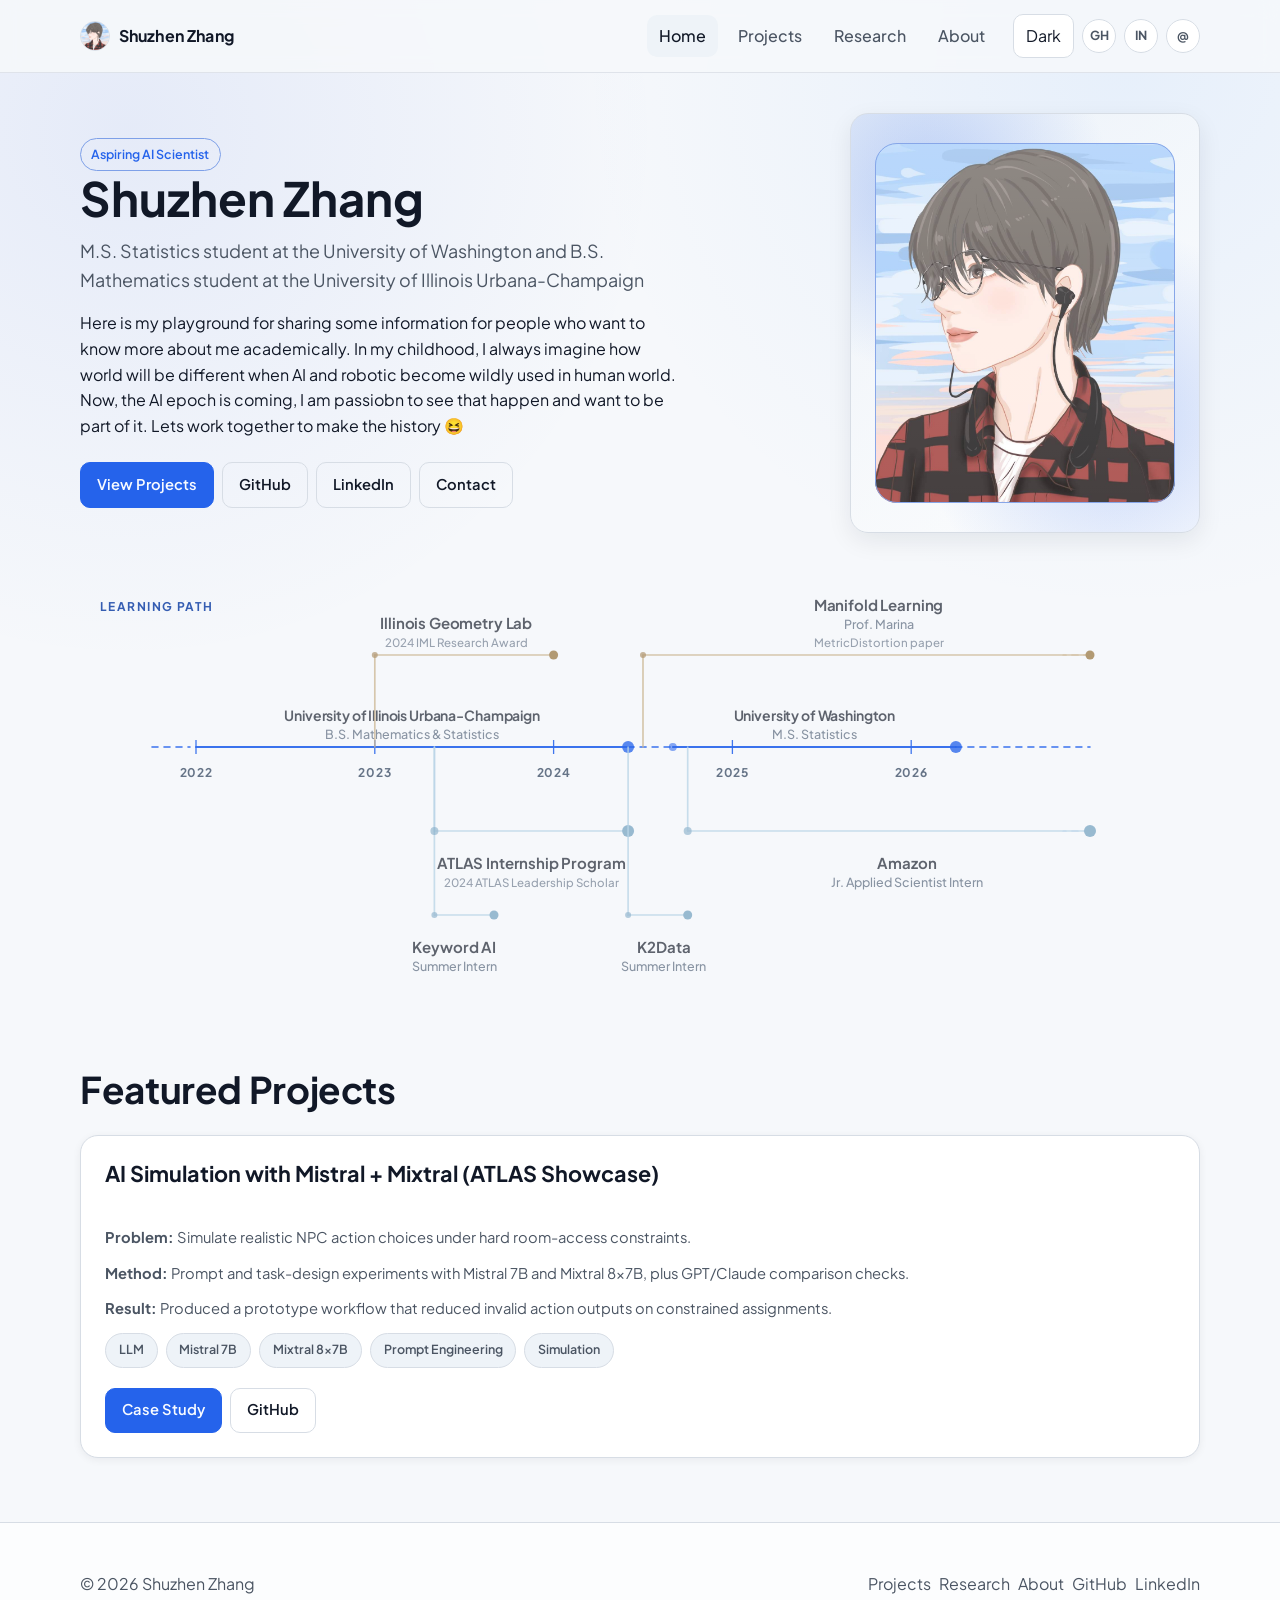
<file: index.html>
<!DOCTYPE html>
<html lang="en">
  <head>
    <meta charset="UTF-8" />
    <meta name="viewport" content="width=device-width, initial-scale=1.0" />
    <title>Home | ML / Applied Scientist Portfolio</title>
    <meta
      name="description"
      content="Portfolio of an M.S. Statistics student focused on practical machine learning, embeddings, and statistical modeling."
    />
    <meta name="theme-color" content="#f6f8fb" />
    <link rel="shortcut icon" href="favicon.ico?v=20260301c" />
    <link rel="icon" href="site-icon-32.png?v=20260301c" sizes="32x32" type="image/png" />
    <link rel="icon" href="site-icon-192.png?v=20260301c" sizes="192x192" type="image/png" />
    <link rel="apple-touch-icon" href="apple-touch-icon-180.png?v=20260301c" sizes="180x180" />
    <link rel="preconnect" href="https://fonts.googleapis.com" />
    <link rel="preconnect" href="https://fonts.gstatic.com" crossorigin />
    <link
      href="https://fonts.googleapis.com/css2?family=Plus+Jakarta+Sans:wght@400;500;600;700;800&display=swap"
      rel="stylesheet"
    />
    <link rel="stylesheet" href="styles.css" />
  </head>
  <body>
    <a class="skip-link" href="#main">Skip to content</a>
    <header class="site-header">
      <div class="container nav-wrap">
        <a class="brand" href="index.html"><img class="brand-avatar" src="assets/shared/images/profile-icon.jpg" alt="Shuzhen Zhang icon" width="30" height="30" decoding="async" />Shuzhen Zhang</a>
        <button class="nav-toggle" data-nav-toggle aria-expanded="false" aria-controls="site-nav">Menu</button>
        <nav id="site-nav" class="nav-menu" data-nav-menu>
          <div class="nav-links">
            <a class="nav-link active" href="index.html">Home</a>
            <a class="nav-link" href="projects/index.html">Projects</a>
            <a class="nav-link" href="research.html">Research</a>
            <a class="nav-link" href="about.html">About</a>
          </div>
          <div class="nav-actions">
            <button class="theme-btn" type="button" data-theme-toggle aria-label="Switch to dark mode">Dark</button>
            <div class="icon-links" aria-label="Social links">
              <a class="icon-link" href="https://github.com/muhualiushui" aria-label="GitHub">GH</a>
              <a class="icon-link" href="https://www.linkedin.com/in/shuzhen-zhang-ab4744265" aria-label="LinkedIn">IN</a>
              <a class="icon-link" href="about.html#contact" aria-label="Contact">@</a>
            </div>
          </div>
        </nav>
      </div>
    </header>

    <main id="main" class="main">
      <div class="container">
        <section class="hero section fade-in">
          <div>
            <span class="badge">Aspiring AI Scientist</span>
            <h1>Shuzhen Zhang</h1>
            <p class="hero-titleline">
              M.S. Statistics student at the University of Washington and B.S. Mathematics student at the University of Illinois Urbana-Champaign
            </p>
            <p class="hero-value">
              Here is my playground for sharing some information for people who want to know more about me academically. 
              In my childhood, I always imagine how world will be different when AI and robotic become wildly used in human world. 
              Now, the AI epoch is coming, I am passiobn to see that happen and want to be part of it. 
              Lets work together to make the history 😆
            </p>
            <div class="btn-row">
              <a class="btn btn-primary" href="projects/index.html">View Projects</a>
              <a class="btn btn-ghost" href="https://github.com/muhualiushui">GitHub</a>
              <a class="btn btn-ghost" href="https://www.linkedin.com/in/shuzhen-zhang-ab4744265">LinkedIn</a>
              <a class="btn btn-ghost" href="about.html#contact">Contact</a>
            </div>
          </div>
          <div class="hero-visual">
            <div class="abstract-graphic" role="img" aria-label="Portrait of Shuzhen Zhang in decorative frame">
              <img
                class="abstract-image"
                src="assets/shared/images/profile-icon.jpg"
                alt="Portrait of Shuzhen Zhang"
                width="1280"
                height="1280"
                fetchpriority="high"
                decoding="async"
              />
            </div>
          </div>
        </section>

        <section class="section journey fade-in" aria-label="Journey timeline">
          <div class="journey-shell" data-journey-timeline="homepage">
            <noscript>
              <p class="journey-noscript">
                Enable JavaScript to view the interactive journey timeline.
              </p>
            </noscript>
          </div>
        </section>

        <section class="section fade-in" aria-labelledby="featured-projects">
          <h2 id="featured-projects" class="section-title">Featured Projects</h2>
          <div class="grid mt-6">
            <article class="card project-card">
              <h3>AI Simulation with Mistral + Mixtral (ATLAS Showcase)</h3>
              <p class="project-line"><strong>Problem:</strong> Simulate realistic NPC action choices under hard room-access constraints.</p>
              <p class="project-line"><strong>Method:</strong> Prompt and task-design experiments with Mistral 7B and Mixtral 8x7B, plus GPT/Claude comparison checks.</p>
              <p class="project-line"><strong>Result:</strong> Produced a prototype workflow that reduced invalid action outputs on constrained assignments.</p>
              <div class="chips">
                <span class="tag">LLM</span><span class="tag">Mistral 7B</span><span class="tag">Mixtral 8x7B</span>
                <span class="tag">Prompt Engineering</span><span class="tag">Simulation</span>
              </div>
              <div class="project-actions">
                <a class="btn btn-primary" href="projects/atlas-agent-simulation/index.html">Case Study</a>
                <a class="btn btn-secondary" href="https://github.com/muhualiushui/AI_Simulation_Mixtral">GitHub</a>
              </div>
            </article>
          </div>
        </section>

      </div>
    </main>

    <footer class="footer">
      <div class="container footer-wrap">
        <p>© <span data-current-year>2026</span> Shuzhen Zhang</p>
        <div class="btn-row">
          <a href="projects/index.html">Projects</a>
          <a href="research.html">Research</a>
          <a href="about.html">About</a>
          <a href="https://github.com/muhualiushui">GitHub</a>
          <a href="https://www.linkedin.com/in/shuzhen-zhang-ab4744265">LinkedIn</a>
        </div>
      </div>
    </footer>

    <script src="script.js"></script>
  </body>
</html>
</file>
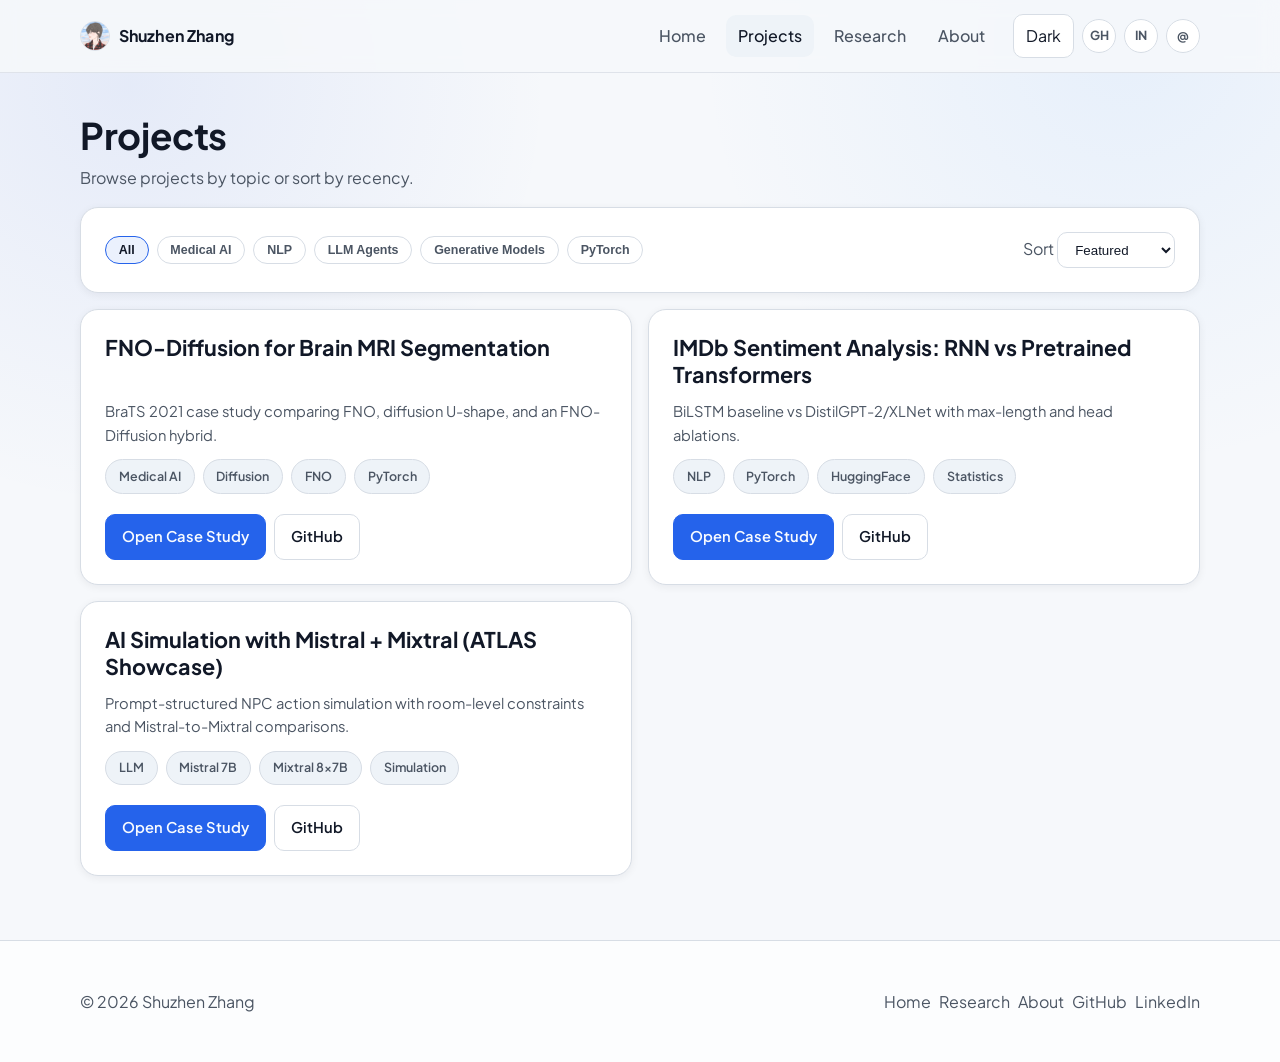
<file: projects/index.html>
<!DOCTYPE html>
<html lang="en" data-site-root="../">
  <head>
    <meta charset="UTF-8" />
    <meta name="viewport" content="width=device-width, initial-scale=1.0" />
    <title>Projects | ML / Applied Scientist Portfolio</title>
    <meta name="description" content="Projects in NLP, embeddings, statistics, visualization, and applied ML." />
    <meta name="theme-color" content="#f6f8fb" />
    <link rel="shortcut icon" href="../favicon.ico?v=20260301c" />
    <link rel="icon" href="../site-icon-32.png?v=20260301c" sizes="32x32" type="image/png" />
    <link rel="icon" href="../site-icon-192.png?v=20260301c" sizes="192x192" type="image/png" />
    <link rel="apple-touch-icon" href="../apple-touch-icon-180.png?v=20260301c" sizes="180x180" />
    <link rel="preconnect" href="https://fonts.googleapis.com" />
    <link rel="preconnect" href="https://fonts.gstatic.com" crossorigin />
    <link href="https://fonts.googleapis.com/css2?family=Plus+Jakarta+Sans:wght@400;500;600;700;800&display=swap" rel="stylesheet" />
    <link rel="stylesheet" href="../styles.css" />
  </head>
  <body>
    <a class="skip-link" href="#main">Skip to content</a>
    <header class="site-header">
      <div class="container nav-wrap">
        <a class="brand" href="../index.html"><img class="brand-avatar" src="../assets/shared/images/profile-icon.jpg" alt="Shuzhen Zhang icon" width="30" height="30" decoding="async" />Shuzhen Zhang</a>
        <button class="nav-toggle" data-nav-toggle aria-expanded="false" aria-controls="site-nav">Menu</button>
        <nav id="site-nav" class="nav-menu" data-nav-menu>
          <div class="nav-links">
            <a class="nav-link" href="../index.html">Home</a>
            <a class="nav-link active" href="./index.html">Projects</a>
            <a class="nav-link" href="../research.html">Research</a>
            <a class="nav-link" href="../about.html">About</a>
          </div>
          <div class="nav-actions">
            <button class="theme-btn" type="button" data-theme-toggle aria-label="Switch to dark mode">Dark</button>
            <div class="icon-links">
              <a class="icon-link" href="https://github.com/muhualiushui" aria-label="GitHub">GH</a>
              <a class="icon-link" href="https://www.linkedin.com/in/shuzhen-zhang-ab4744265" aria-label="LinkedIn">IN</a>
              <a class="icon-link" href="../about.html#contact" aria-label="Contact">@</a>
            </div>
          </div>
        </nav>
      </div>
    </header>

    <main id="main" class="main">
      <div class="container">
        <section class="section fade-in">
          <h1 class="section-title">Projects</h1>
          <p class="section-subtitle">Browse projects by topic or sort by recency.</p>

          <div class="filter-bar card mt-4">
            <div class="chips">
              <button class="chip-btn active" data-filter="all">All</button>
              <button class="chip-btn" data-filter="medical-ai">Medical AI</button>
              <button class="chip-btn" data-filter="nlp">NLP</button>
              <button class="chip-btn" data-filter="llm-agents">LLM Agents</button>
              <button class="chip-btn" data-filter="generative-models">Generative Models</button>
              <button class="chip-btn" data-filter="pytorch">PyTorch</button>
            </div>
            <label>
              <span class="kv">Sort</span>
              <select class="select" data-sort>
                <option value="featured">Featured</option>
                <option value="recent">Most recent</option>
              </select>
            </label>
          </div>

          <div class="projects-grid mt-4">
            <article class="card project-card" data-project-card data-tags="medical-ai generative-models pytorch" data-date="2026-02-26" data-featured="1">
              <h2>FNO-Diffusion for Brain MRI Segmentation</h2>
              <p class="project-line">BraTS 2021 case study comparing FNO, diffusion U-shape, and an FNO-Diffusion hybrid.</p>
              <div class="chips"><span class="tag">Medical AI</span><span class="tag">Diffusion</span><span class="tag">FNO</span><span class="tag">PyTorch</span></div>
              <div class="project-actions">
                <a class="btn btn-primary" href="./fno-diffusion-brain-mri/index.html">Open Case Study</a>
                <a class="btn btn-secondary" href="https://github.com/muhualiushui/FNO_torch">GitHub</a>
              </div>
            </article>

            <article class="card project-card" data-project-card data-tags="nlp pytorch" data-date="2026-01-20" data-featured="1">
              <h2>IMDb Sentiment Analysis: RNN vs Pretrained Transformers</h2>
              <p class="project-line">BiLSTM baseline vs DistilGPT-2/XLNet with max-length and head ablations.</p>
              <div class="chips"><span class="tag">NLP</span><span class="tag">PyTorch</span><span class="tag">HuggingFace</span><span class="tag">Statistics</span></div>
              <div class="project-actions">
                <a class="btn btn-primary" href="./imdb-sentiment-analysis/index.html">Open Case Study</a>
                <a class="btn btn-secondary" href="https://github.com/muhualiushui/IMDb-Sentiment-by-LLM">GitHub</a>
              </div>
            </article>

            <article class="card project-card" data-project-card data-tags="llm-agents generative-models" data-date="2025-10-02" data-featured="1">
              <h2>AI Simulation with Mistral + Mixtral (ATLAS Showcase)</h2>
              <p class="project-line">Prompt-structured NPC action simulation with room-level constraints and Mistral-to-Mixtral comparisons.</p>
              <div class="chips"><span class="tag">LLM</span><span class="tag">Mistral 7B</span><span class="tag">Mixtral 8x7B</span><span class="tag">Simulation</span></div>
              <div class="project-actions">
                <a class="btn btn-primary" href="./atlas-agent-simulation/index.html">Open Case Study</a>
                <a class="btn btn-secondary" href="https://github.com/muhualiushui/AI_Simulation_Mixtral">GitHub</a>
              </div>
            </article>
          </div>
        </section>
      </div>
    </main>

    <footer class="footer">
      <div class="container footer-wrap">
        <p>© <span data-current-year>2026</span> Shuzhen Zhang</p>
        <div class="btn-row">
          <a href="../index.html">Home</a><a href="../research.html">Research</a><a href="../about.html">About</a>
          <a href="https://github.com/muhualiushui">GitHub</a><a href="https://www.linkedin.com/in/shuzhen-zhang-ab4744265">LinkedIn</a>
        </div>
      </div>
    </footer>

    <script src="../script.js"></script>
  </body>
</html>
</file>
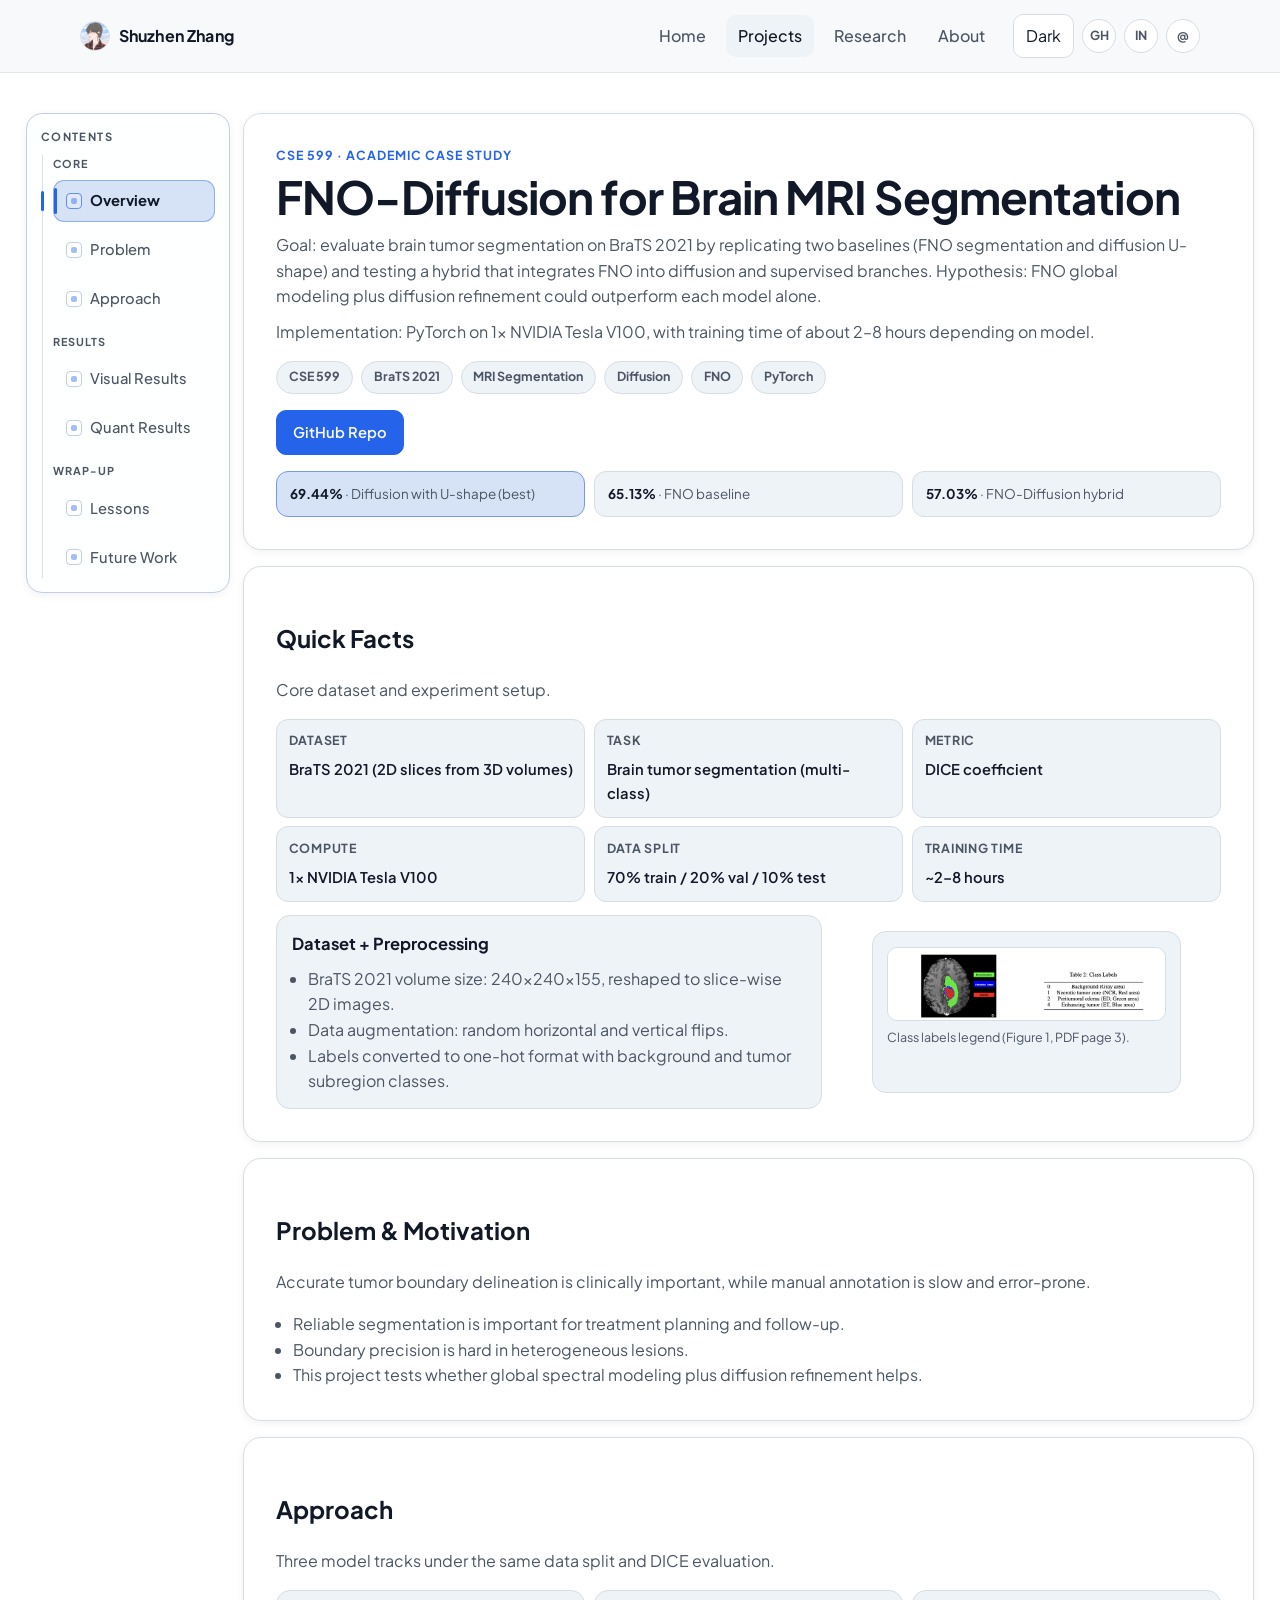
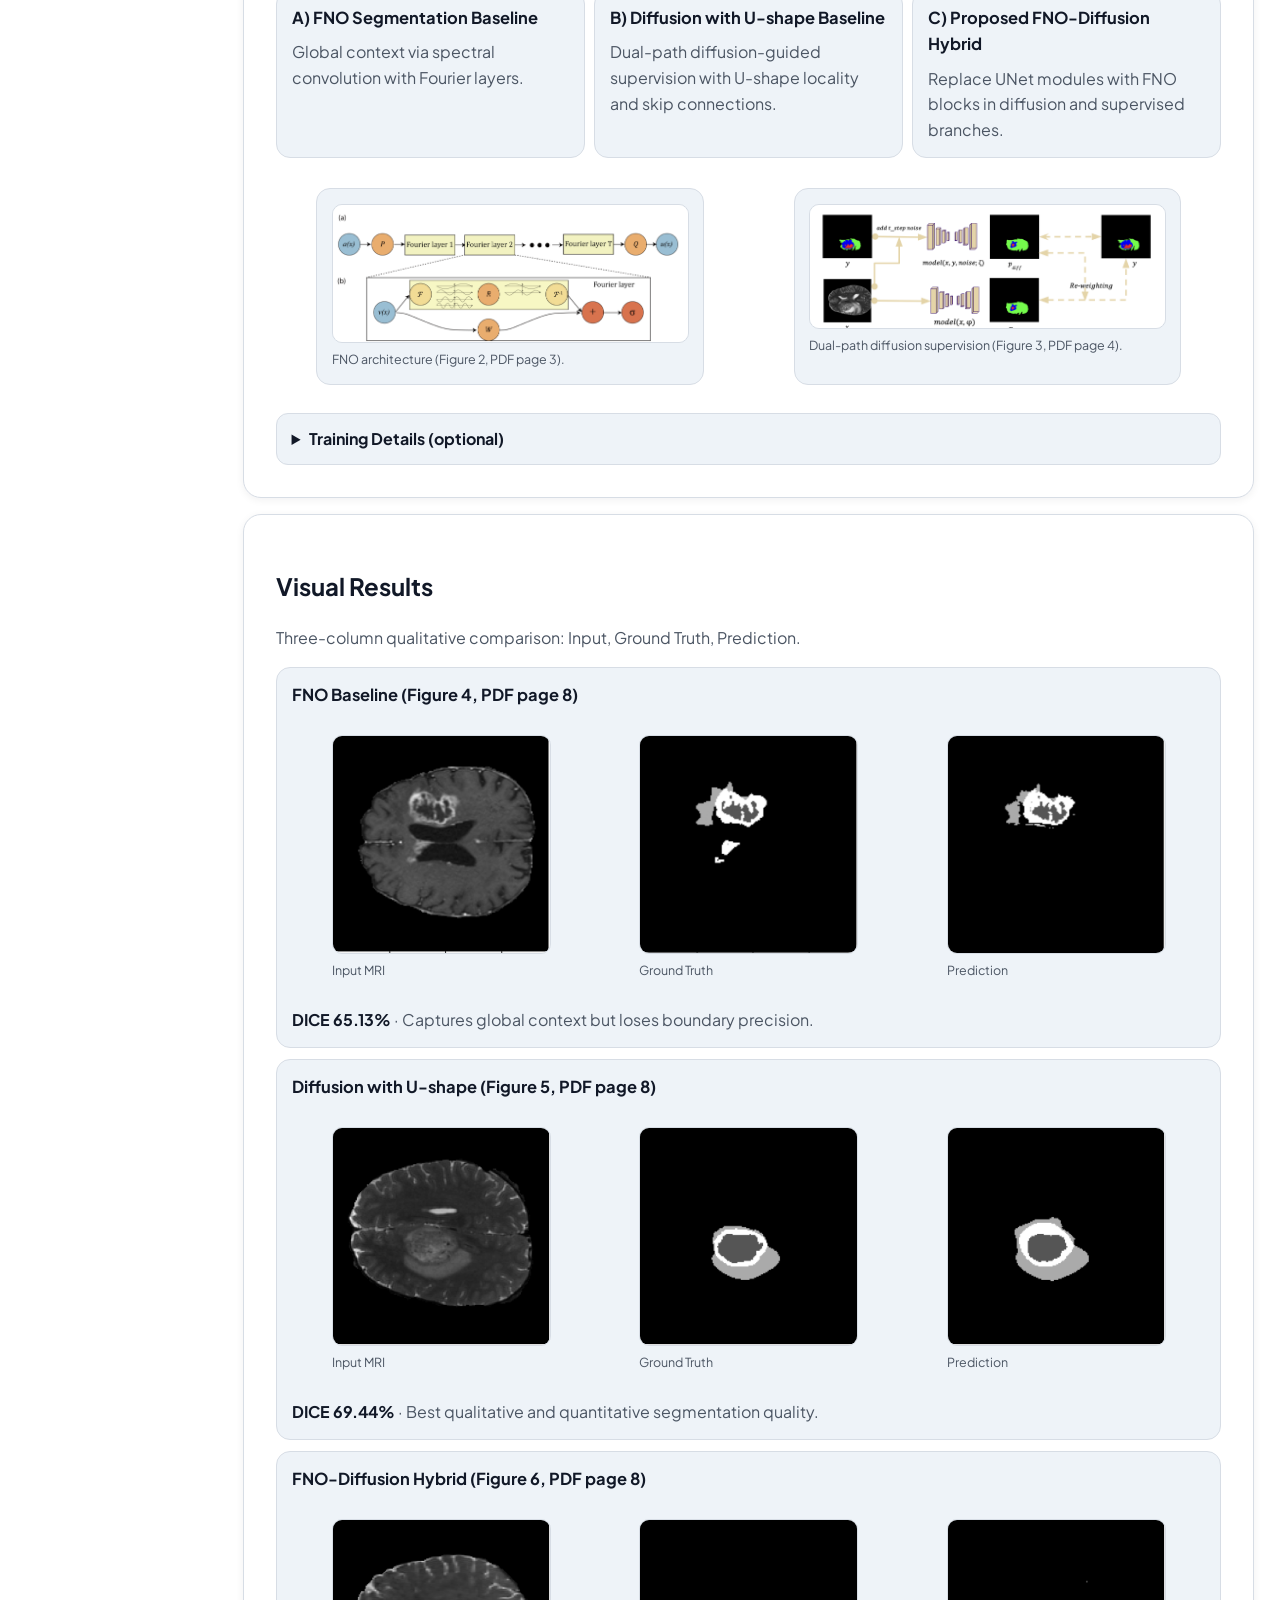
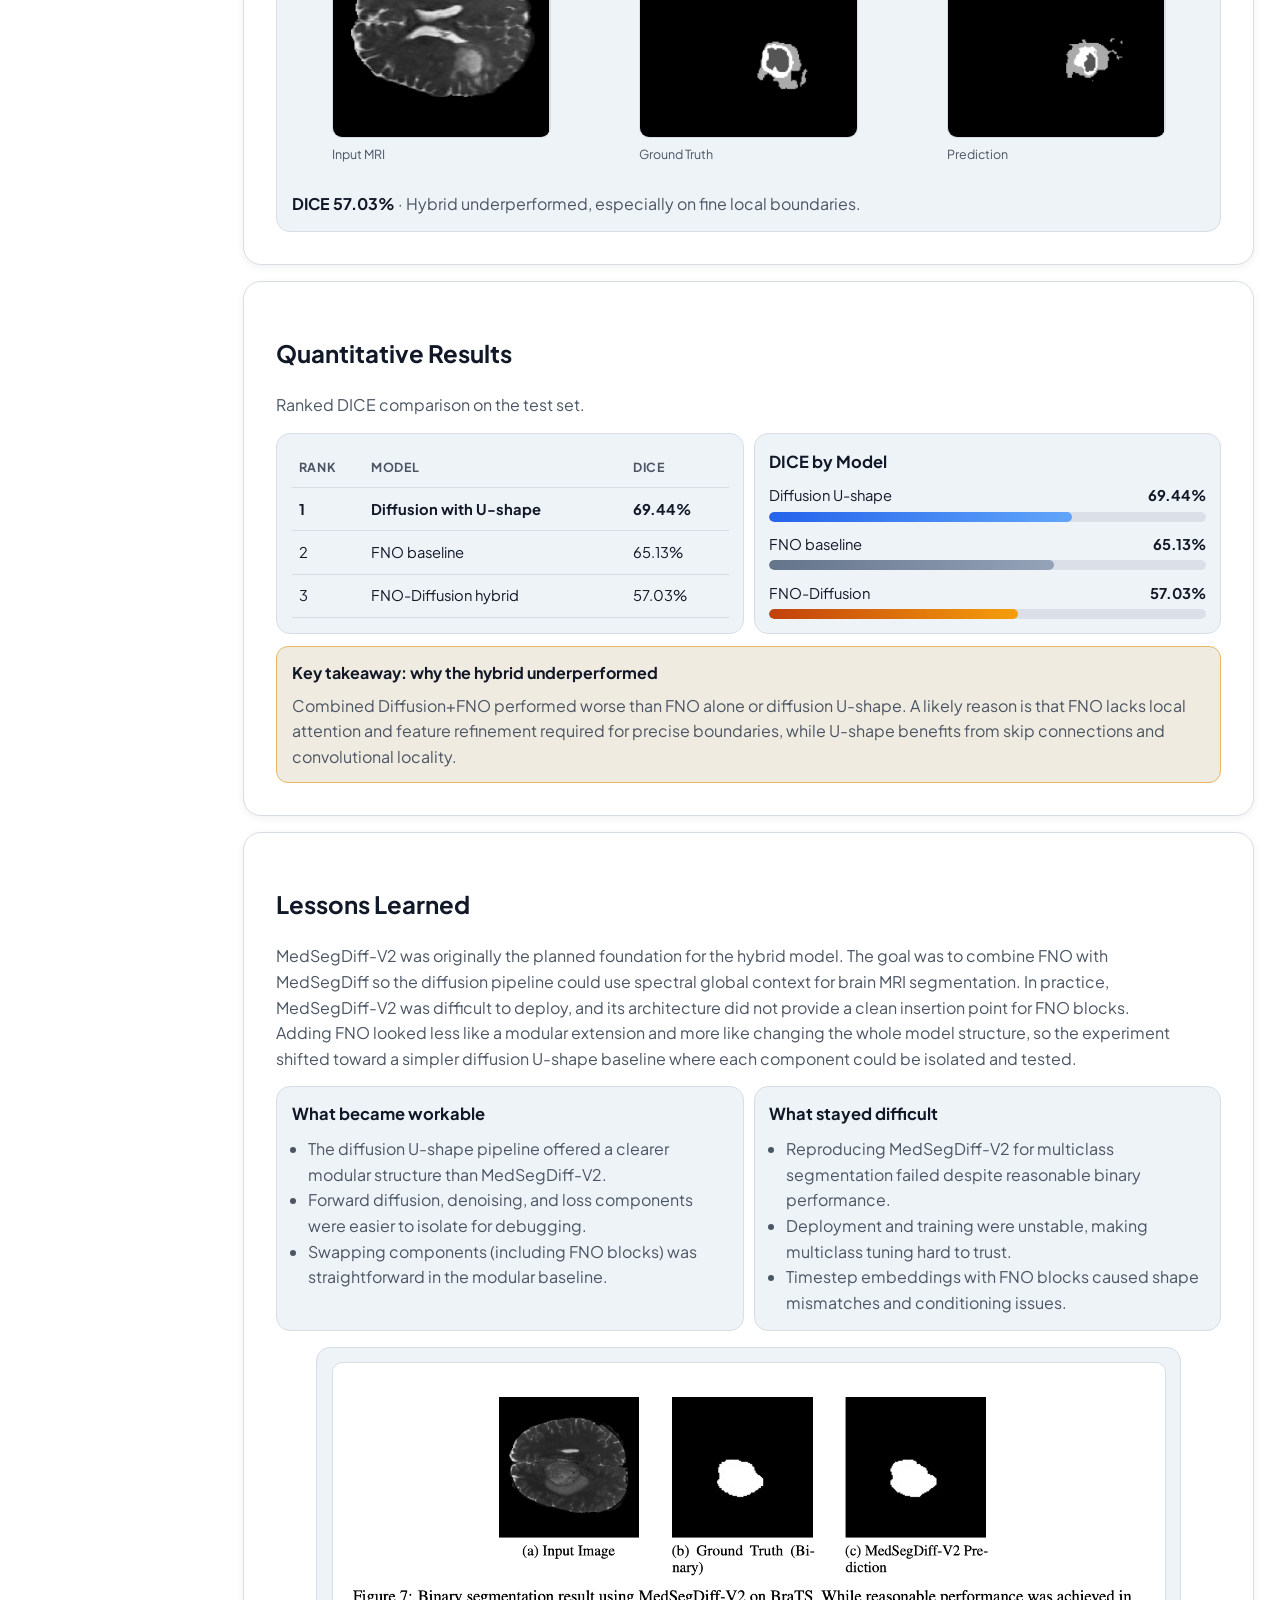
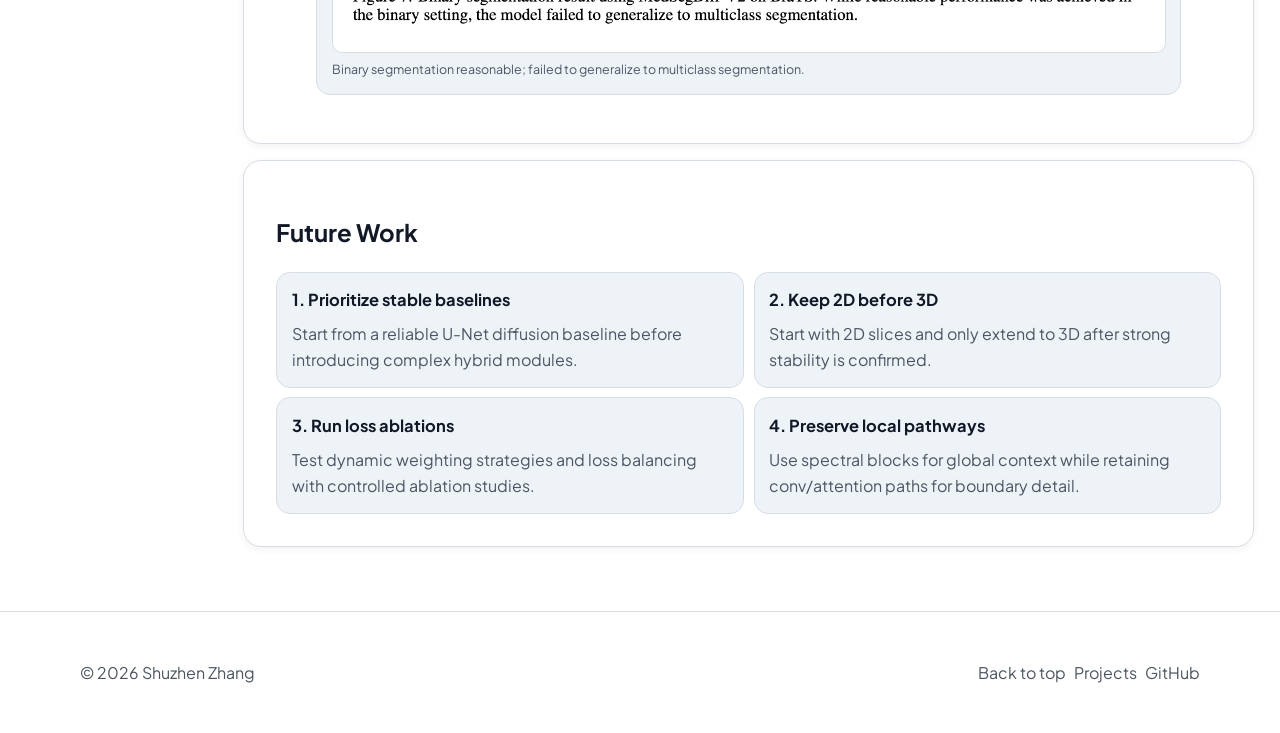
<file: projects/fno-diffusion-brain-mri/index.html>
<!DOCTYPE html>
<html lang="en" data-site-root="../../">
  <head>
    <meta charset="UTF-8" />
    <meta name="viewport" content="width=device-width, initial-scale=1.0" />
    <title>FNO-Diffusion for Brain MRI Segmentation | Shuzhen Zhang</title>
    <meta
      name="description"
      content="CSE 599 case study: FNO, diffusion U-shape, and FNO-Diffusion hybrid models for BraTS 2021 brain tumor MRI segmentation."
    />
    <meta name="theme-color" content="#f6f8fb" />
    <link rel="shortcut icon" href="../../favicon.ico?v=20260301c" />
    <link rel="icon" href="../../site-icon-32.png?v=20260301c" sizes="32x32" type="image/png" />
    <link rel="icon" href="../../site-icon-192.png?v=20260301c" sizes="192x192" type="image/png" />
    <link rel="apple-touch-icon" href="../../apple-touch-icon-180.png?v=20260301c" sizes="180x180" />
    <link rel="preconnect" href="https://fonts.googleapis.com" />
    <link rel="preconnect" href="https://fonts.gstatic.com" crossorigin />
    <link href="https://fonts.googleapis.com/css2?family=Plus+Jakarta+Sans:wght@400;500;600;700;800&display=swap" rel="stylesheet" />
    <link rel="stylesheet" href="../../styles.css" />
    <link rel="stylesheet" href="../../fno-diffusion.css" />
  </head>
  <body id="top" class="project-detail-page">
    <a class="skip-link" href="#main">Skip to content</a>

    <header class="site-header">
      <div class="container nav-wrap">
        <a class="brand" href="../../index.html"><img class="brand-avatar" src="../../assets/shared/images/profile-icon.jpg" alt="Shuzhen Zhang icon" width="30" height="30" decoding="async" />Shuzhen Zhang</a>
        <button class="nav-toggle" data-nav-toggle aria-expanded="false" aria-controls="site-nav">Menu</button>
        <nav id="site-nav" class="nav-menu" data-nav-menu>
          <div class="nav-links">
            <a class="nav-link" href="../../index.html">Home</a>
            <a class="nav-link active" href="../index.html">Projects</a>
            <a class="nav-link" href="../../research.html">Research</a>
            <a class="nav-link" href="../../about.html">About</a>
          </div>
          <div class="nav-actions">
            <button class="theme-btn" type="button" data-theme-toggle aria-label="Switch to dark mode">Dark</button>
            <div class="icon-links">
              <a class="icon-link" href="https://github.com/muhualiushui" aria-label="GitHub">GH</a>
              <a class="icon-link" href="https://www.linkedin.com/in/shuzhen-zhang-ab4744265" aria-label="LinkedIn">IN</a>
              <a class="icon-link" href="../../about.html#contact" aria-label="Contact">@</a>
            </div>
          </div>
        </nav>
      </div>
    </header>

    <main id="main" class="main">
      <div class="container fno-container">
        <div class="fno-case fade-in" data-fno-rail-root>
          <button class="fno-contents-toggle btn btn-secondary" type="button" data-fno-drawer-open aria-controls="fno-sidebar" aria-expanded="false">
            Contents
          </button>
          <button class="fno-drawer-backdrop" type="button" data-fno-drawer-close aria-label="Close contents"></button>

          <nav id="fno-sidebar" class="fno-anchor card" aria-label="Section navigation">
            <div class="fno-anchor-head">
              <p class="fno-anchor-title">Contents</p>
              <button class="fno-anchor-close" type="button" data-fno-drawer-close aria-label="Close contents">Close</button>
            </div>

            <div class="fno-anchor-links">
              <div class="fno-progress-track" aria-hidden="true"><span class="fno-progress-indicator" data-fno-progress></span></div>

              <p class="fno-group-label">Core</p>
              <a href="#overview" data-fno-anchor class="fno-nav-link active"><span class="fno-nav-icon" aria-hidden="true"></span><span>Overview</span></a>
              <a href="#problem" data-fno-anchor class="fno-nav-link"><span class="fno-nav-icon" aria-hidden="true"></span><span>Problem</span></a>
              <a href="#approach" data-fno-anchor class="fno-nav-link"><span class="fno-nav-icon" aria-hidden="true"></span><span>Approach</span></a>

              <p class="fno-group-label">Results</p>
              <a href="#visual-results" data-fno-anchor class="fno-nav-link"><span class="fno-nav-icon" aria-hidden="true"></span><span>Visual Results</span></a>
              <a href="#quant-results" data-fno-anchor class="fno-nav-link"><span class="fno-nav-icon" aria-hidden="true"></span><span>Quant Results</span></a>

              <p class="fno-group-label">Wrap-up</p>
              <a href="#lessons" data-fno-anchor class="fno-nav-link"><span class="fno-nav-icon" aria-hidden="true"></span><span>Lessons</span></a>
              <a href="#future-work" data-fno-anchor class="fno-nav-link"><span class="fno-nav-icon" aria-hidden="true"></span><span>Future Work</span></a>
            </div>
          </nav>

          <div class="fno-content">

          <section id="overview" class="fno-section">
            <p class="fno-kicker">CSE 599 · Academic Case Study</p>
            <h1 class="fno-title">FNO-Diffusion for Brain MRI Segmentation</h1>
            <p class="fno-lead">
              Goal: evaluate brain tumor segmentation on BraTS 2021 by replicating two baselines (FNO segmentation and diffusion U-shape) and testing
              a hybrid that integrates FNO into diffusion and supervised branches. Hypothesis: FNO global modeling plus diffusion refinement could
              outperform each model alone.
            </p>
            <p class="fno-lead">Implementation: PyTorch on 1× NVIDIA Tesla V100, with training time of about 2–8 hours depending on model.</p>

            <div class="fno-chip-row" aria-label="Project tags">
              <span class="fno-chip">CSE 599</span>
              <span class="fno-chip">BraTS 2021</span>
              <span class="fno-chip">MRI Segmentation</span>
              <span class="fno-chip">Diffusion</span>
              <span class="fno-chip">FNO</span>
              <span class="fno-chip">PyTorch</span>
            </div>

            <div class="fno-cta-row">
              <a class="btn btn-primary" href="https://github.com/muhualiushui/FNO_torch">GitHub Repo</a>
            </div>

            <div class="fno-result-badges" aria-label="Result badges">
              <article class="fno-result-badge best"><strong>69.44%</strong> · Diffusion with U-shape (best)</article>
              <article class="fno-result-badge"><strong>65.13%</strong> · FNO baseline</article>
              <article class="fno-result-badge"><strong>57.03%</strong> · FNO-Diffusion hybrid</article>
            </div>
          </section>

          <section class="fno-section" aria-label="Quick facts">
            <h2>Quick Facts</h2>
            <p class="section-subtitle">Core dataset and experiment setup.</p>

            <div class="fno-facts-grid">
              <article class="fno-fact"><p class="fno-fact-label">Dataset</p><p class="fno-fact-value">BraTS 2021 (2D slices from 3D volumes)</p></article>
              <article class="fno-fact"><p class="fno-fact-label">Task</p><p class="fno-fact-value">Brain tumor segmentation (multi-class)</p></article>
              <article class="fno-fact"><p class="fno-fact-label">Metric</p><p class="fno-fact-value">DICE coefficient</p></article>
              <article class="fno-fact"><p class="fno-fact-label">Compute</p><p class="fno-fact-value">1× NVIDIA Tesla V100</p></article>
              <article class="fno-fact"><p class="fno-fact-label">Data split</p><p class="fno-fact-value">70% train / 20% val / 10% test</p></article>
              <article class="fno-fact"><p class="fno-fact-label">Training time</p><p class="fno-fact-value">~2–8 hours</p></article>
            </div>

            <div class="fno-data-grid">
              <article class="fno-data-card">
                <h3>Dataset + Preprocessing</h3>
                <ul>
                  <li>BraTS 2021 volume size: 240×240×155, reshaped to slice-wise 2D images.</li>
                  <li>Data augmentation: random horizontal and vertical flips.</li>
                  <li>Labels converted to one-hot format with background and tumor subregion classes.</li>
                </ul>
              </article>
              <figure class="fno-legend-card">
                <img src="../../assets/projects/fno-diffusion-brain-mri/figures/fig1_class_labels.png" alt="Class labels legend figure from the PDF report." loading="lazy" />
                <figcaption>Class labels legend (Figure 1, PDF page 3).</figcaption>
              </figure>
            </div>
          </section>

          <section id="problem" class="fno-section">
            <h2>Problem &amp; Motivation</h2>
            <p class="section-subtitle">
              Accurate tumor boundary delineation is clinically important, while manual annotation is slow and error-prone.
            </p>
            <ul class="fno-list">
              <li>Reliable segmentation is important for treatment planning and follow-up.</li>
              <li>Boundary precision is hard in heterogeneous lesions.</li>
              <li>This project tests whether global spectral modeling plus diffusion refinement helps.</li>
            </ul>
          </section>

          <section id="approach" class="fno-section">
            <h2>Approach</h2>
            <p class="section-subtitle">Three model tracks under the same data split and DICE evaluation.</p>

            <div class="fno-model-grid">
              <article class="fno-model-card">
                <h3>A) FNO Segmentation Baseline</h3>
                <p>Global context via spectral convolution with Fourier layers.</p>
              </article>
              <article class="fno-model-card">
                <h3>B) Diffusion with U-shape Baseline</h3>
                <p>Dual-path diffusion-guided supervision with U-shape locality and skip connections.</p>
              </article>
              <article class="fno-model-card">
                <h3>C) Proposed FNO-Diffusion Hybrid</h3>
                <p>Replace UNet modules with FNO blocks in diffusion and supervised branches.</p>
              </article>
            </div>

            <div class="fno-arch-grid">
              <figure class="fno-figure-card">
                <img src="../../assets/projects/fno-diffusion-brain-mri/figures/fig2_fno_architecture.png" alt="FNO architecture diagram from Figure 2." loading="lazy" />
                <figcaption>FNO architecture (Figure 2, PDF page 3).</figcaption>
              </figure>
              <figure class="fno-figure-card">
                <img src="../../assets/projects/fno-diffusion-brain-mri/figures/fig3_dual_path_diffusion.png" alt="Dual-path diffusion supervision diagram from Figure 3." loading="lazy" />
                <figcaption>Dual-path diffusion supervision (Figure 3, PDF page 4).</figcaption>
              </figure>
            </div>

            <details class="fno-details">
              <summary>Training Details (optional)</summary>
              <div class="fno-details-grid">
                <p>
                  <strong>FNO:</strong> modes k1=k2=10, width 16, 3 repeated blocks per branch, batch 8, epochs 50, Adam lr 3e-4, GELU, Dice + CE
                  (lambda=0.5).
                </p>
                <p>
                  <strong>Diffusion U-shape:</strong> Adam lr 1e-2, batch 32, max 300 epochs, early stop 50, EMA 0.99, Dice + CE, dynamic class
                  weights, unsupervised weight 10.
                </p>
                <p>
                  <strong>FNO-Diffusion:</strong> SGD momentum 0.9, weight decay 3e-5, lr 0.001, batch 32, EMA 0.99, timesteps 1000 (sampling 10),
                  FNO modes [16,16], width 32, blocks/channel 3, time embedding 512, dropout 0.5.
                </p>
              </div>
            </details>
          </section>

          <section id="visual-results" class="fno-section">
            <h2>Visual Results</h2>
            <p class="section-subtitle">Three-column qualitative comparison: Input, Ground Truth, Prediction.</p>

            <article class="fno-qual-row">
              <h3>FNO Baseline (Figure 4, PDF page 8)</h3>
              <div class="fno-qual-grid">
                <figure>
                  <img src="../../assets/projects/fno-diffusion-brain-mri/splits/fno_input.png" alt="FNO input MRI slice." loading="lazy" />
                  <figcaption>Input MRI</figcaption>
                </figure>
                <figure>
                  <img src="../../assets/projects/fno-diffusion-brain-mri/splits/fno_ground_truth.png" alt="FNO ground-truth mask." loading="lazy" />
                  <figcaption>Ground Truth</figcaption>
                </figure>
                <figure>
                  <img src="../../assets/projects/fno-diffusion-brain-mri/splits/fno_prediction.png" alt="FNO prediction mask." loading="lazy" />
                  <figcaption>Prediction</figcaption>
                </figure>
              </div>
              <p class="fno-takeaway"><strong>DICE 65.13%</strong> · Captures global context but loses boundary precision.</p>
            </article>

            <article class="fno-qual-row">
              <h3>Diffusion with U-shape (Figure 5, PDF page 8)</h3>
              <div class="fno-qual-grid">
                <figure>
                  <img src="../../assets/projects/fno-diffusion-brain-mri/splits/diffusion_input.png" alt="Diffusion input MRI slice." loading="lazy" />
                  <figcaption>Input MRI</figcaption>
                </figure>
                <figure>
                  <img src="../../assets/projects/fno-diffusion-brain-mri/splits/diffusion_ground_truth.png" alt="Diffusion ground-truth mask." loading="lazy" />
                  <figcaption>Ground Truth</figcaption>
                </figure>
                <figure>
                  <img src="../../assets/projects/fno-diffusion-brain-mri/splits/diffusion_prediction.png" alt="Diffusion prediction mask." loading="lazy" />
                  <figcaption>Prediction</figcaption>
                </figure>
              </div>
              <p class="fno-takeaway"><strong>DICE 69.44%</strong> · Best qualitative and quantitative segmentation quality.</p>
            </article>

            <article class="fno-qual-row">
              <h3>FNO-Diffusion Hybrid (Figure 6, PDF page 8)</h3>
              <div class="fno-qual-grid">
                <figure>
                  <img src="../../assets/projects/fno-diffusion-brain-mri/splits/hybrid_input.png" alt="FNO-Diffusion input MRI slice." loading="lazy" />
                  <figcaption>Input MRI</figcaption>
                </figure>
                <figure>
                  <img src="../../assets/projects/fno-diffusion-brain-mri/splits/hybrid_ground_truth.png" alt="FNO-Diffusion ground-truth mask." loading="lazy" />
                  <figcaption>Ground Truth</figcaption>
                </figure>
                <figure>
                  <img src="../../assets/projects/fno-diffusion-brain-mri/splits/hybrid_prediction.png" alt="FNO-Diffusion prediction mask." loading="lazy" />
                  <figcaption>Prediction</figcaption>
                </figure>
              </div>
              <p class="fno-takeaway"><strong>DICE 57.03%</strong> · Hybrid underperformed, especially on fine local boundaries.</p>
            </article>
          </section>

          <section id="quant-results" class="fno-section">
            <h2>Quantitative Results</h2>
            <p class="section-subtitle">Ranked DICE comparison on the test set.</p>

            <div class="fno-quant-grid">
              <article class="fno-table-card">
                <table class="fno-table">
                  <thead>
                    <tr>
                      <th>Rank</th>
                      <th>Model</th>
                      <th>DICE</th>
                    </tr>
                  </thead>
                  <tbody>
                    <tr class="is-best">
                      <td>1</td>
                      <td>Diffusion with U-shape</td>
                      <td>69.44%</td>
                    </tr>
                    <tr>
                      <td>2</td>
                      <td>FNO baseline</td>
                      <td>65.13%</td>
                    </tr>
                    <tr>
                      <td>3</td>
                      <td>FNO-Diffusion hybrid</td>
                      <td>57.03%</td>
                    </tr>
                  </tbody>
                </table>

                <div class="fno-mobile-table">
                  <article><p><strong>#1 Diffusion with U-shape</strong></p><p>DICE: 69.44%</p></article>
                  <article><p><strong>#2 FNO baseline</strong></p><p>DICE: 65.13%</p></article>
                  <article><p><strong>#3 FNO-Diffusion hybrid</strong></p><p>DICE: 57.03%</p></article>
                </div>
              </article>

              <article class="fno-chart-card">
                <h3>DICE by Model</h3>
                <div class="fno-bars" role="img" aria-label="DICE by model: Diffusion U-shape 69.44, FNO 65.13, FNO-Diffusion 57.03.">
                  <div class="fno-bar-row">
                    <div class="fno-bar-label"><span>Diffusion U-shape</span><strong>69.44%</strong></div>
                    <div class="fno-bar-track"><div class="fno-bar-fill best" style="--score: 69.44"></div></div>
                  </div>
                  <div class="fno-bar-row">
                    <div class="fno-bar-label"><span>FNO baseline</span><strong>65.13%</strong></div>
                    <div class="fno-bar-track"><div class="fno-bar-fill mid" style="--score: 65.13"></div></div>
                  </div>
                  <div class="fno-bar-row">
                    <div class="fno-bar-label"><span>FNO-Diffusion</span><strong>57.03%</strong></div>
                    <div class="fno-bar-track"><div class="fno-bar-fill low" style="--score: 57.03"></div></div>
                  </div>
                </div>
              </article>
            </div>

            <aside class="fno-callout">
              <h3>Key takeaway: why the hybrid underperformed</h3>
              <p>
                Combined Diffusion+FNO performed worse than FNO alone or diffusion U-shape. A likely reason is that FNO lacks local attention and
                feature refinement required for precise boundaries, while U-shape benefits from skip connections and convolutional locality.
              </p>
            </aside>
          </section>

          <section id="lessons" class="fno-section">
            <h2>Lessons Learned</h2>
            <p class="fno-lead">
              MedSegDiff-V2 was originally the planned foundation for the hybrid model. The goal was to combine FNO with MedSegDiff so the diffusion
              pipeline could use spectral global context for brain MRI segmentation. In practice, MedSegDiff-V2 was difficult to deploy, and its architecture
              did not provide a clean insertion point for FNO blocks. Adding FNO looked less like a modular extension and more like changing the whole model
              structure, so the experiment shifted toward a simpler diffusion U-shape baseline where each component could be isolated and tested.
            </p>
            <div class="fno-lessons-grid">
              <article class="fno-lesson-card">
                <h3>What became workable</h3>
                <ul>
                  <li>The diffusion U-shape pipeline offered a clearer modular structure than MedSegDiff-V2.</li>
                  <li>Forward diffusion, denoising, and loss components were easier to isolate for debugging.</li>
                  <li>Swapping components (including FNO blocks) was straightforward in the modular baseline.</li>
                </ul>
              </article>
              <article class="fno-lesson-card">
                <h3>What stayed difficult</h3>
                <ul>
                  <li>Reproducing MedSegDiff-V2 for multiclass segmentation failed despite reasonable binary performance.</li>
                  <li>Deployment and training were unstable, making multiclass tuning hard to trust.</li>
                  <li>Timestep embeddings with FNO blocks caused shape mismatches and conditioning issues.</li>
                </ul>
              </article>
            </div>

            <figure class="fno-failure-figure">
              <img src="../../assets/projects/fno-diffusion-brain-mri/figures/fig7_medsegdiff_binary.png" alt="MedSegDiff-V2 binary segmentation result from Figure 7." loading="lazy" />
              <figcaption>Binary segmentation reasonable; failed to generalize to multiclass segmentation.</figcaption>
            </figure>
          </section>

          <section id="future-work" class="fno-section">
            <h2>Future Work</h2>
            <div class="fno-future-grid">
              <article class="fno-future-card">
                <h3>1. Prioritize stable baselines</h3>
                <p>Start from a reliable U-Net diffusion baseline before introducing complex hybrid modules.</p>
              </article>
              <article class="fno-future-card">
                <h3>2. Keep 2D before 3D</h3>
                <p>Start with 2D slices and only extend to 3D after strong stability is confirmed.</p>
              </article>
              <article class="fno-future-card">
                <h3>3. Run loss ablations</h3>
                <p>Test dynamic weighting strategies and loss balancing with controlled ablation studies.</p>
              </article>
              <article class="fno-future-card">
                <h3>4. Preserve local pathways</h3>
                <p>Use spectral blocks for global context while retaining conv/attention paths for boundary detail.</p>
              </article>
            </div>
          </section>
          </div>
        </div>
      </div>
    </main>

    <footer class="footer">
      <div class="container footer-wrap">
        <p>© <span data-current-year>2026</span> Shuzhen Zhang</p>
        <div class="btn-row">
          <a href="#top">Back to top</a><a href="../index.html">Projects</a><a href="https://github.com/muhualiushui">GitHub</a>
        </div>
      </div>
    </footer>

    <script src="../../script.js"></script>
  </body>
</html>
</file>
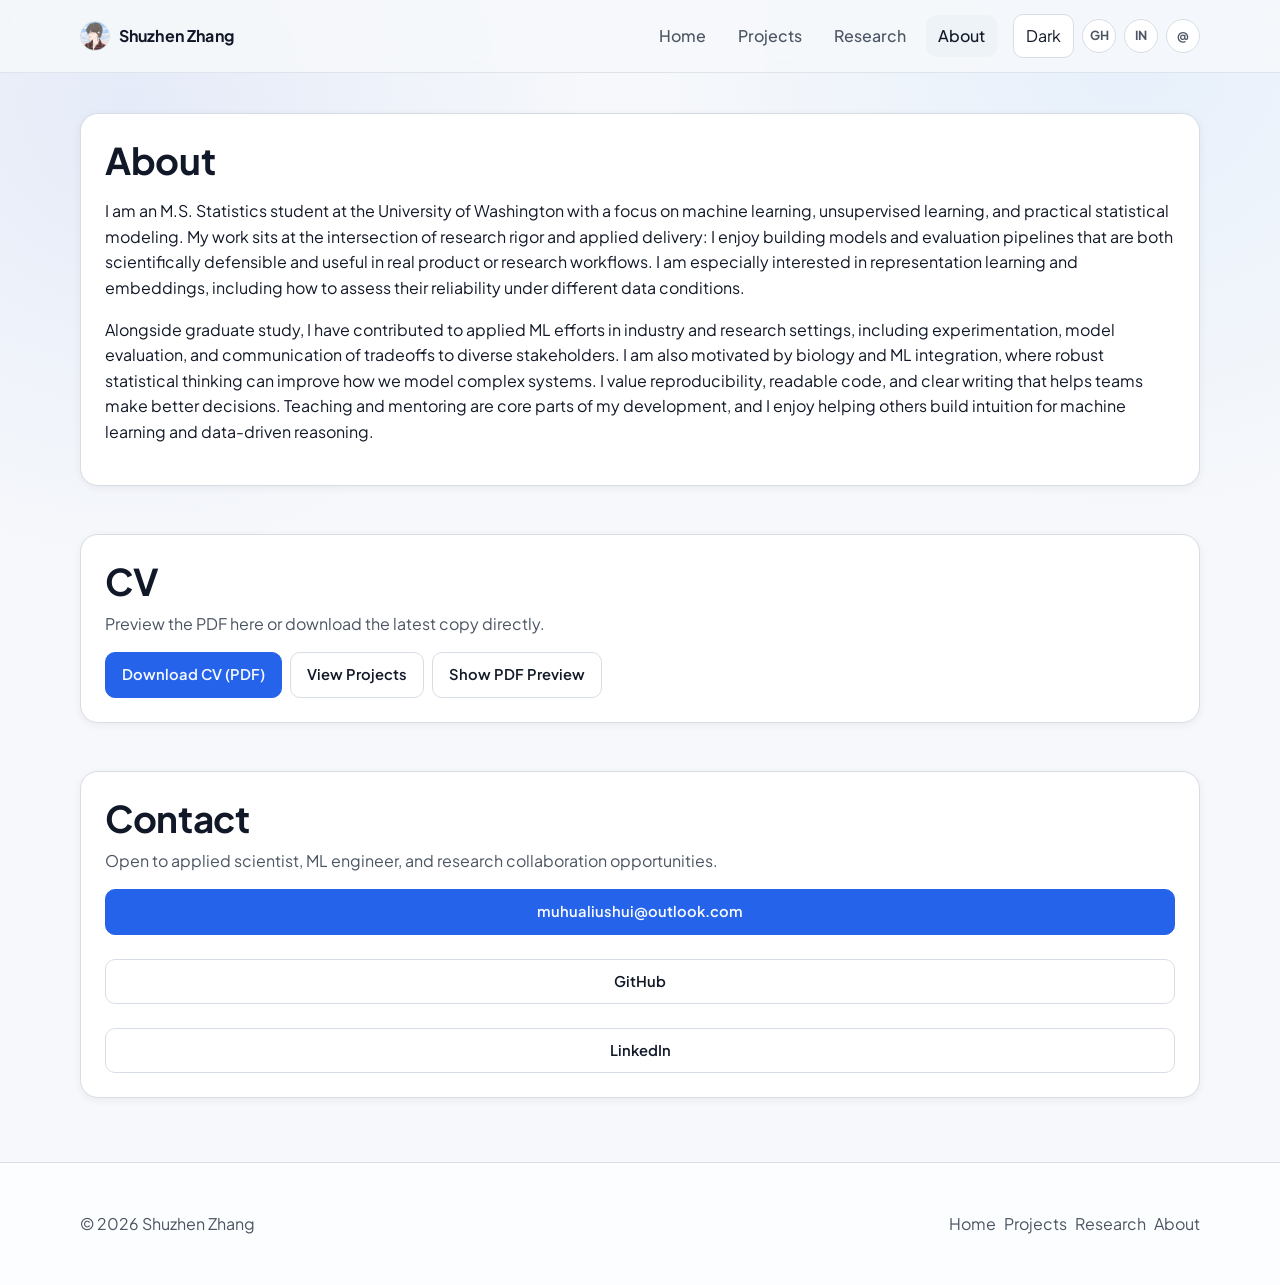
<file: about.html>
<!DOCTYPE html>
<html lang="en">
  <head>
    <meta charset="UTF-8" />
    <meta name="viewport" content="width=device-width, initial-scale=1.0" />
    <title>About | ML / Applied Scientist Portfolio</title>
    <meta name="description" content="About page with background, CV preview, and contact details." />
    <meta name="theme-color" content="#f6f8fb" />
    <link rel="shortcut icon" href="favicon.ico?v=20260301c" />
    <link rel="icon" href="site-icon-32.png?v=20260301c" sizes="32x32" type="image/png" />
    <link rel="icon" href="site-icon-192.png?v=20260301c" sizes="192x192" type="image/png" />
    <link rel="apple-touch-icon" href="apple-touch-icon-180.png?v=20260301c" sizes="180x180" />
    <link rel="preconnect" href="https://fonts.googleapis.com" />
    <link rel="preconnect" href="https://fonts.gstatic.com" crossorigin />
    <link href="https://fonts.googleapis.com/css2?family=Plus+Jakarta+Sans:wght@400;500;600;700;800&display=swap" rel="stylesheet" />
    <link rel="stylesheet" href="styles.css" />
  </head>
  <body>
    <a class="skip-link" href="#main">Skip to content</a>
    <header class="site-header">
      <div class="container nav-wrap">
        <a class="brand" href="index.html"><img class="brand-avatar" src="assets/shared/images/profile-icon.jpg" alt="Shuzhen Zhang icon" width="30" height="30" decoding="async" />Shuzhen Zhang</a>
        <button class="nav-toggle" data-nav-toggle aria-expanded="false" aria-controls="site-nav">Menu</button>
        <nav id="site-nav" class="nav-menu" data-nav-menu>
          <div class="nav-links">
            <a class="nav-link" href="index.html">Home</a>
            <a class="nav-link" href="projects/index.html">Projects</a>
            <a class="nav-link" href="research.html">Research</a>
            <a class="nav-link active" href="about.html">About</a>
          </div>
          <div class="nav-actions">
            <button class="theme-btn" type="button" data-theme-toggle aria-label="Switch to dark mode">Dark</button>
            <div class="icon-links">
              <a class="icon-link" href="https://github.com/muhualiushui" aria-label="GitHub">GH</a>
              <a class="icon-link" href="https://www.linkedin.com/in/shuzhen-zhang-ab4744265" aria-label="LinkedIn">IN</a>
              <a class="icon-link" href="about.html#contact" aria-label="Contact">@</a>
            </div>
          </div>
        </nav>
      </div>
    </header>

    <main id="main" class="main">
      <div class="container">
        <section class="section card fade-in">
          <h1 class="section-title">About</h1>
          <p>
            I am an M.S. Statistics student at the University of Washington with a focus on machine learning,
            unsupervised learning, and practical statistical modeling. My work sits at the intersection of research
            rigor and applied delivery: I enjoy building models and evaluation pipelines that are both scientifically
            defensible and useful in real product or research workflows. I am especially interested in representation
            learning and embeddings, including how to assess their reliability under different data conditions.
          </p>
          <p>
            Alongside graduate study, I have contributed to applied ML efforts in industry and research settings,
            including experimentation, model evaluation, and communication of tradeoffs to diverse stakeholders.
            I am also motivated by biology and ML integration, where robust statistical thinking can improve how we
            model complex systems. I value reproducibility, readable code, and clear writing that helps teams make
            better decisions. Teaching and mentoring are core parts of my development, and I enjoy helping others
            build intuition for machine learning and data-driven reasoning.
          </p>
        </section>

        <section id="cv" class="section card fade-in">
          <h2 class="section-title">CV</h2>
          <p class="section-subtitle">Preview the PDF here or download the latest copy directly.</p>
          <div class="btn-row mt-4">
            <a class="btn btn-primary" href="assets/shared/documents/shuzhen-zhang-cv.pdf" download>Download CV (PDF)</a>
            <a class="btn btn-secondary" href="projects/index.html">View Projects</a>
            <button
              class="btn btn-secondary cv-preview-toggle"
              type="button"
              data-cv-toggle
              aria-expanded="false"
              aria-controls="cv-preview-panel"
            >
              Show PDF Preview
            </button>
          </div>
          <div class="cv-mobile-card mt-4">
            <p>The PDF preview is hidden on phones for a cleaner reading experience. Use the download button above to open the CV directly.</p>
            <a class="btn btn-primary" href="assets/shared/documents/shuzhen-zhang-cv.pdf" download>Open CV on Phone</a>
          </div>
          <div id="cv-preview-panel" class="cv-preview-panel mt-4" hidden>
            <object class="cv-embed" data="assets/shared/documents/shuzhen-zhang-cv.pdf" type="application/pdf">
              <p>
                PDF preview unavailable. <a href="assets/shared/documents/shuzhen-zhang-cv.pdf">Download CV</a>.
              </p>
            </object>
          </div>
        </section>

        <section id="contact" class="section card fade-in">
          <h2 class="section-title">Contact</h2>
          <p class="section-subtitle">Open to applied scientist, ML engineer, and research collaboration opportunities.</p>
          <div class="grid mt-4">
            <a class="btn btn-primary" href="mailto:muhualiushui@outlook.com">muhualiushui@outlook.com</a>
            <a class="btn btn-secondary" href="https://github.com/muhualiushui">GitHub</a>
            <a class="btn btn-secondary" href="https://www.linkedin.com/in/shuzhen-zhang-ab4744265">LinkedIn</a>
          </div>
        </section>
      </div>
    </main>

    <footer class="footer">
      <div class="container footer-wrap">
        <p>© <span data-current-year>2026</span> Shuzhen Zhang</p>
        <div class="btn-row">
          <a href="index.html">Home</a><a href="projects/index.html">Projects</a><a href="research.html">Research</a><a href="about.html">About</a>
        </div>
      </div>
    </footer>

    <script src="script.js"></script>
  </body>
</html>
</file>
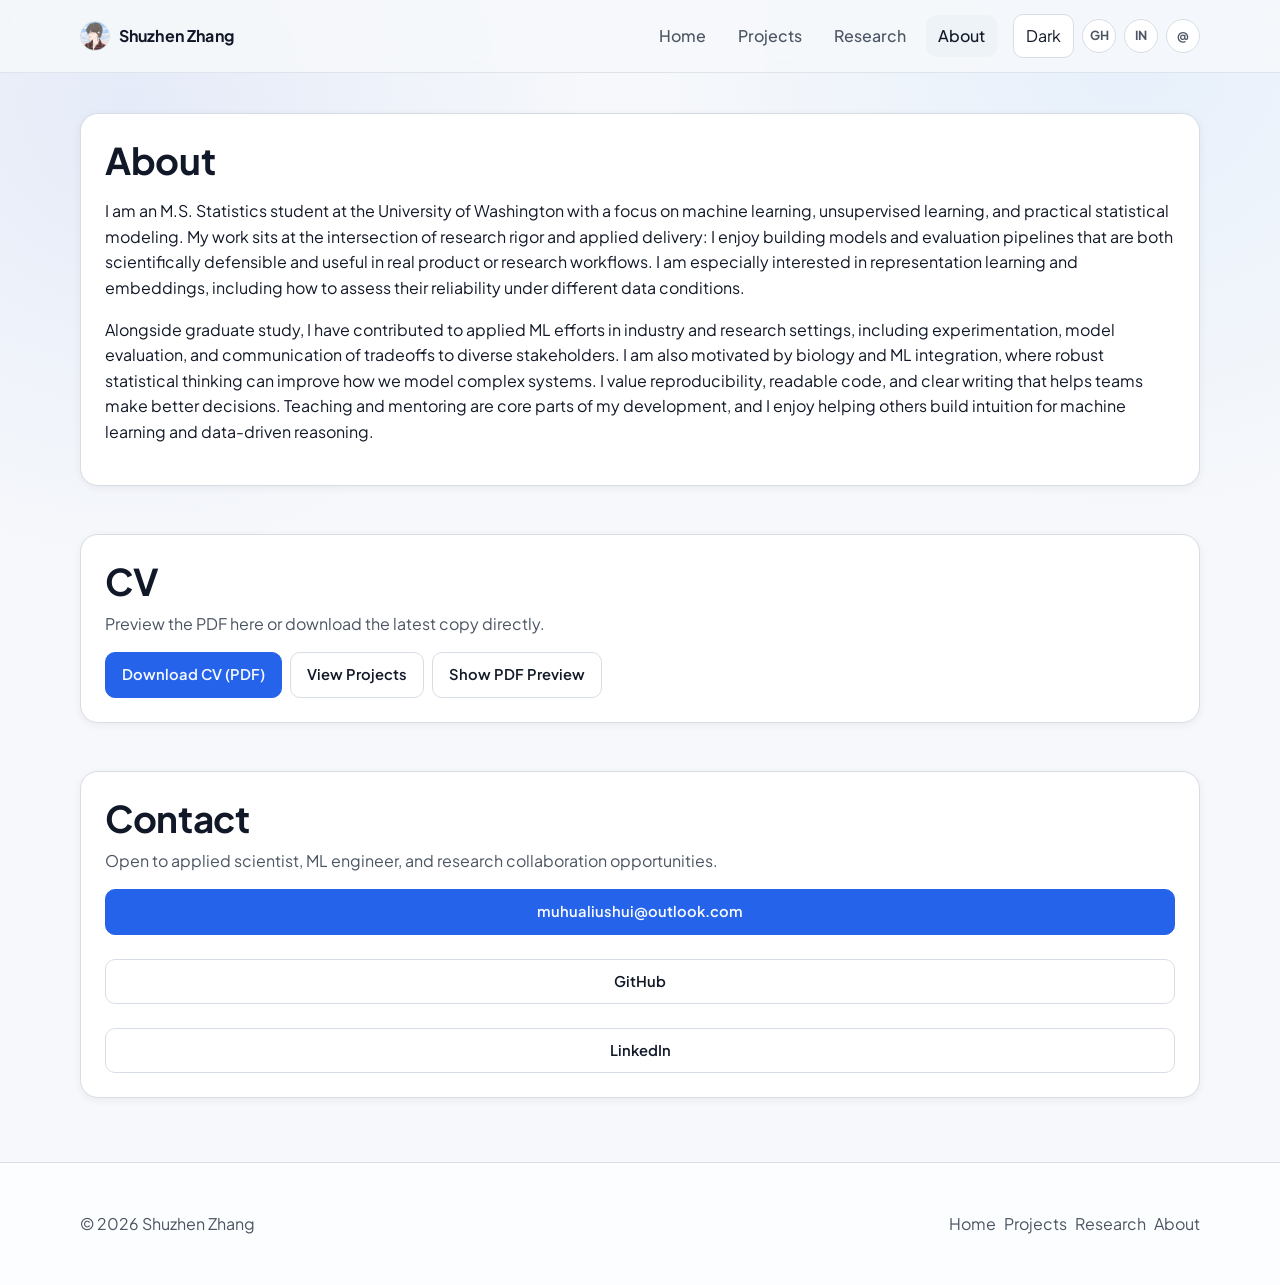
<file: contact.html>
<!DOCTYPE html>
<html lang="en">
  <head>
    <meta charset="UTF-8" />
    <meta name="viewport" content="width=device-width, initial-scale=1.0" />
    <link rel="shortcut icon" href="favicon.ico?v=20260301c" />
    <link rel="icon" href="site-icon-32.png?v=20260301c" sizes="32x32" type="image/png" />
    <link rel="apple-touch-icon" href="apple-touch-icon-180.png?v=20260301c" sizes="180x180" />
    <meta http-equiv="refresh" content="0; url=about.html#contact" />
    <title>Redirecting to About</title>
    <script>
      window.location.replace("about.html#contact");
    </script>
  </head>
  <body>
    <p>Redirecting to the About page. If nothing happens, <a href="about.html#contact">open About</a>.</p>
  </body>
</html>
</file>
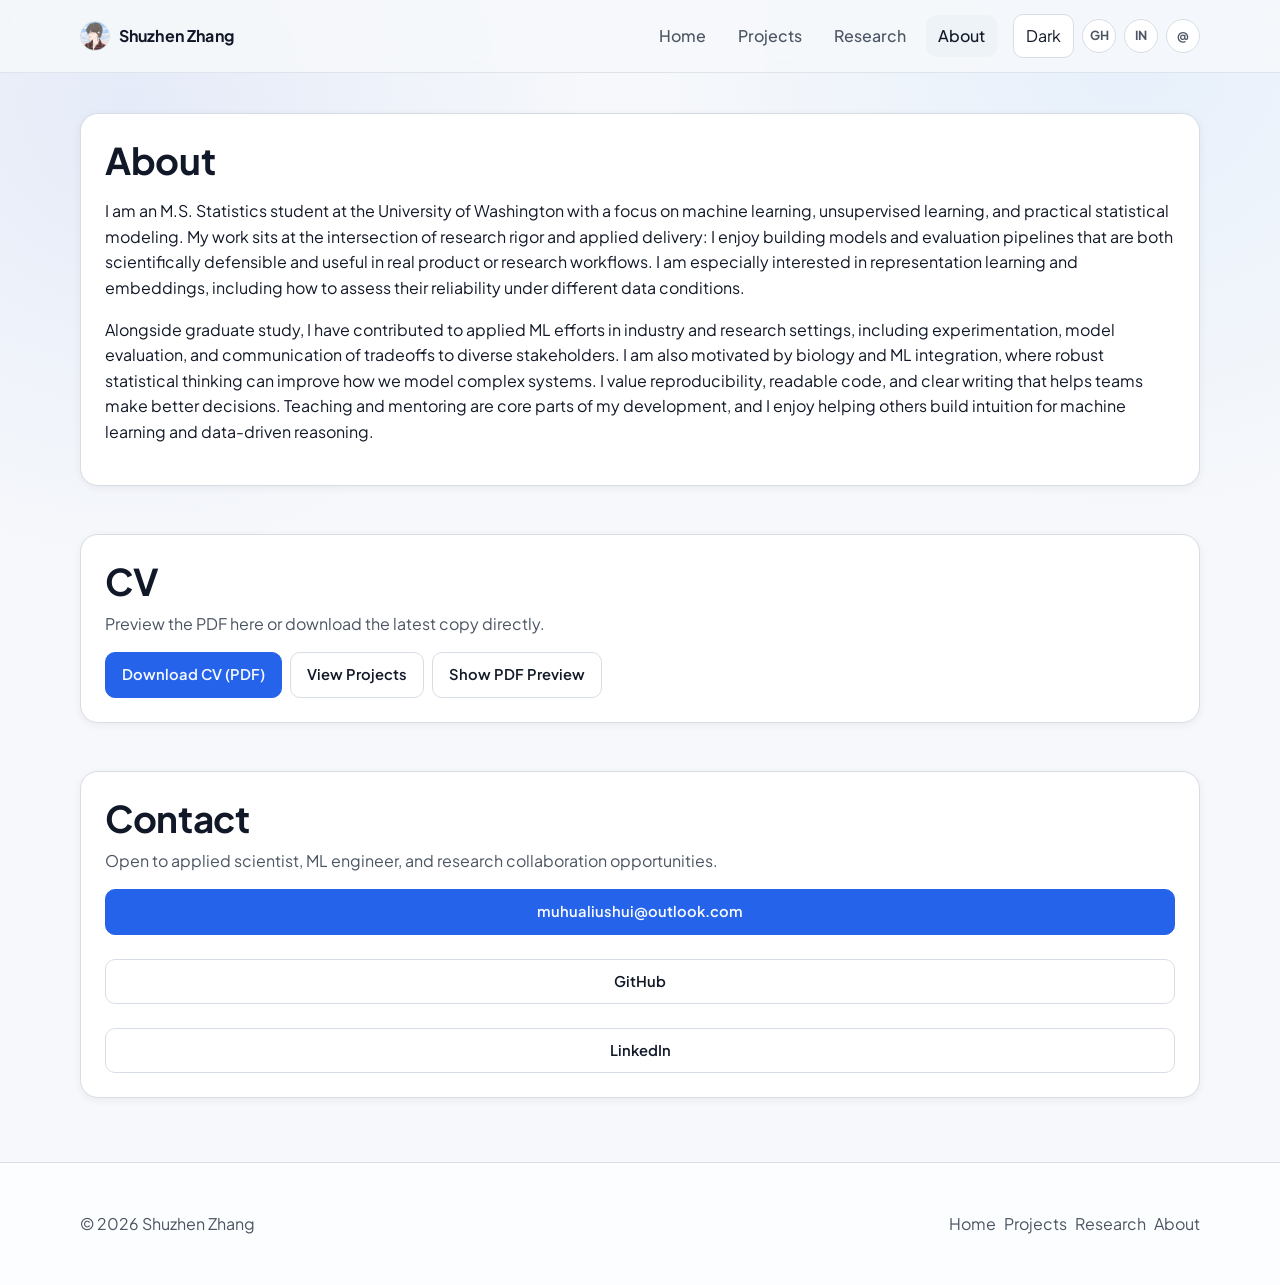
<file: cv.html>
<!DOCTYPE html>
<html lang="en">
  <head>
    <meta charset="UTF-8" />
    <meta name="viewport" content="width=device-width, initial-scale=1.0" />
    <link rel="shortcut icon" href="favicon.ico?v=20260301c" />
    <link rel="icon" href="site-icon-32.png?v=20260301c" sizes="32x32" type="image/png" />
    <link rel="apple-touch-icon" href="apple-touch-icon-180.png?v=20260301c" sizes="180x180" />
    <meta http-equiv="refresh" content="0; url=about.html#cv" />
    <title>Redirecting to About</title>
    <script>
      window.location.replace("about.html#cv");
    </script>
  </head>
  <body>
    <p>Redirecting to the About page. If nothing happens, <a href="about.html#cv">open About</a>.</p>
  </body>
</html>
</file>
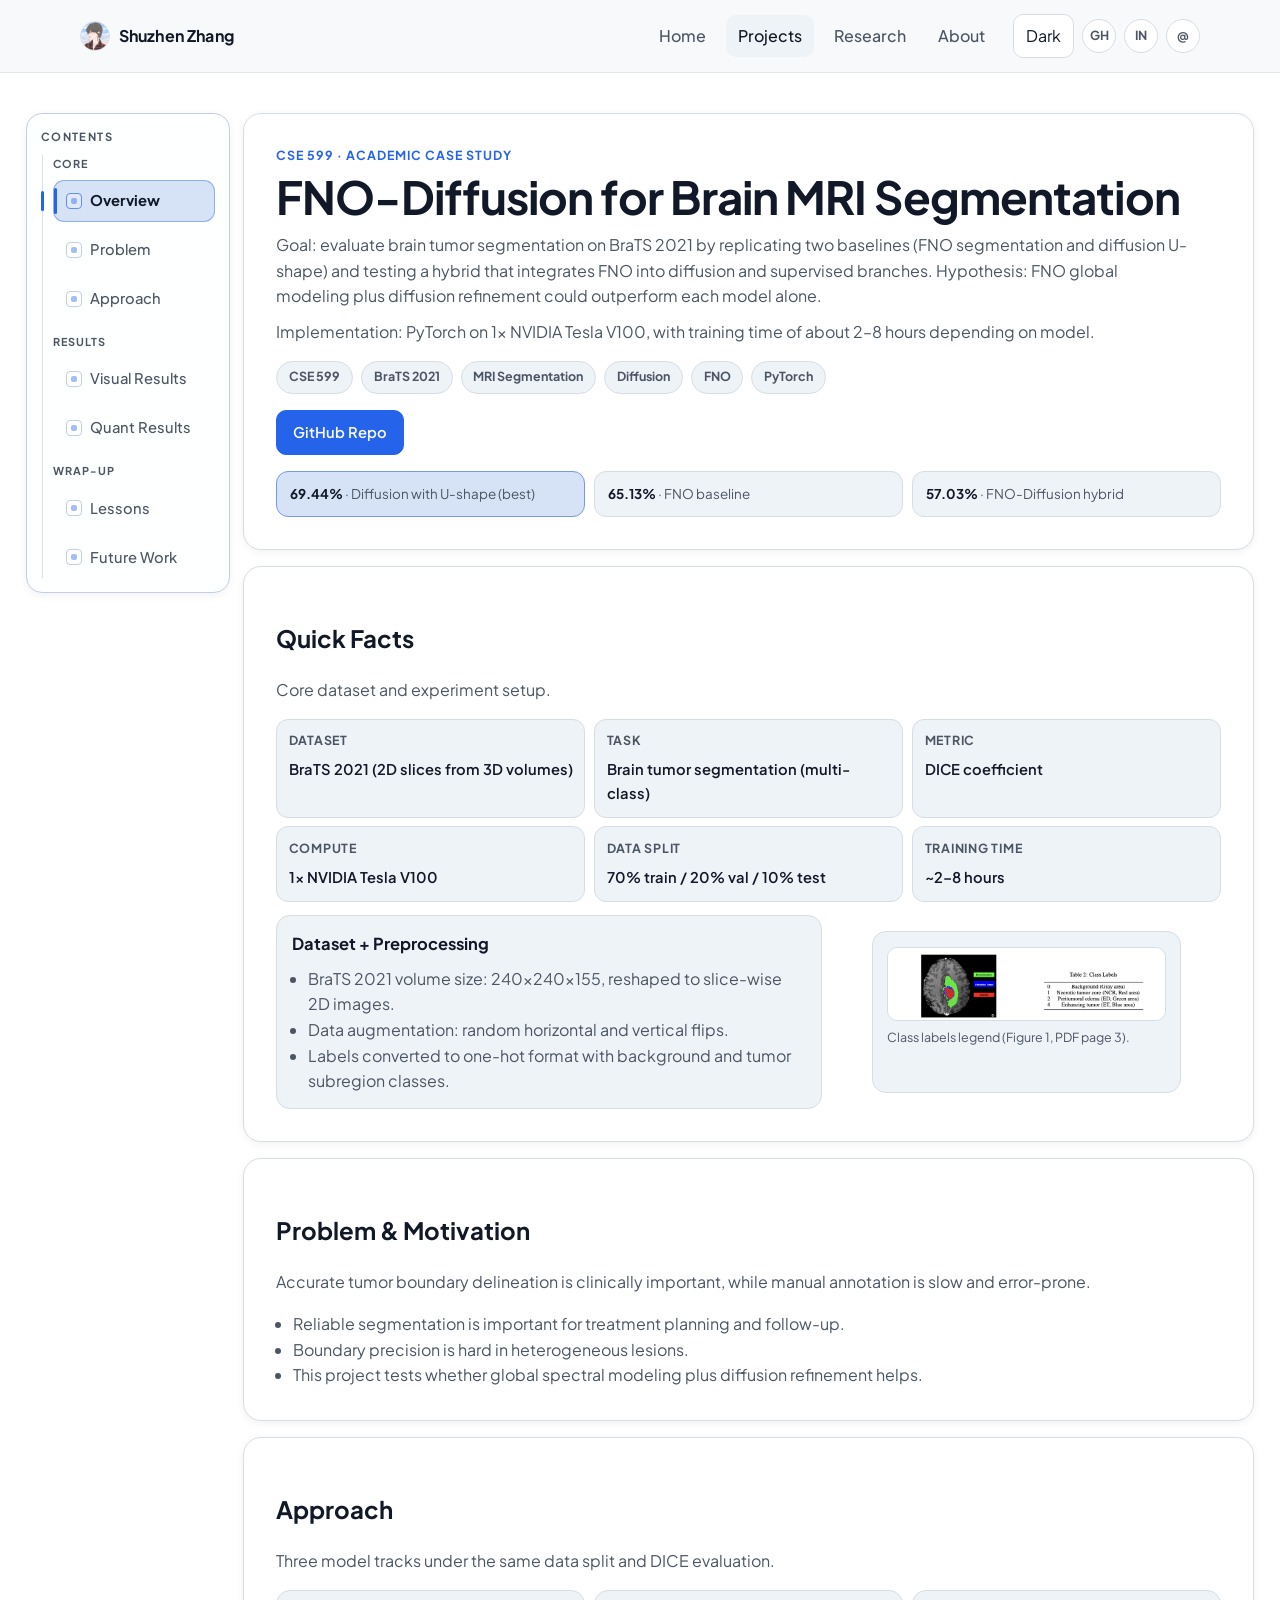
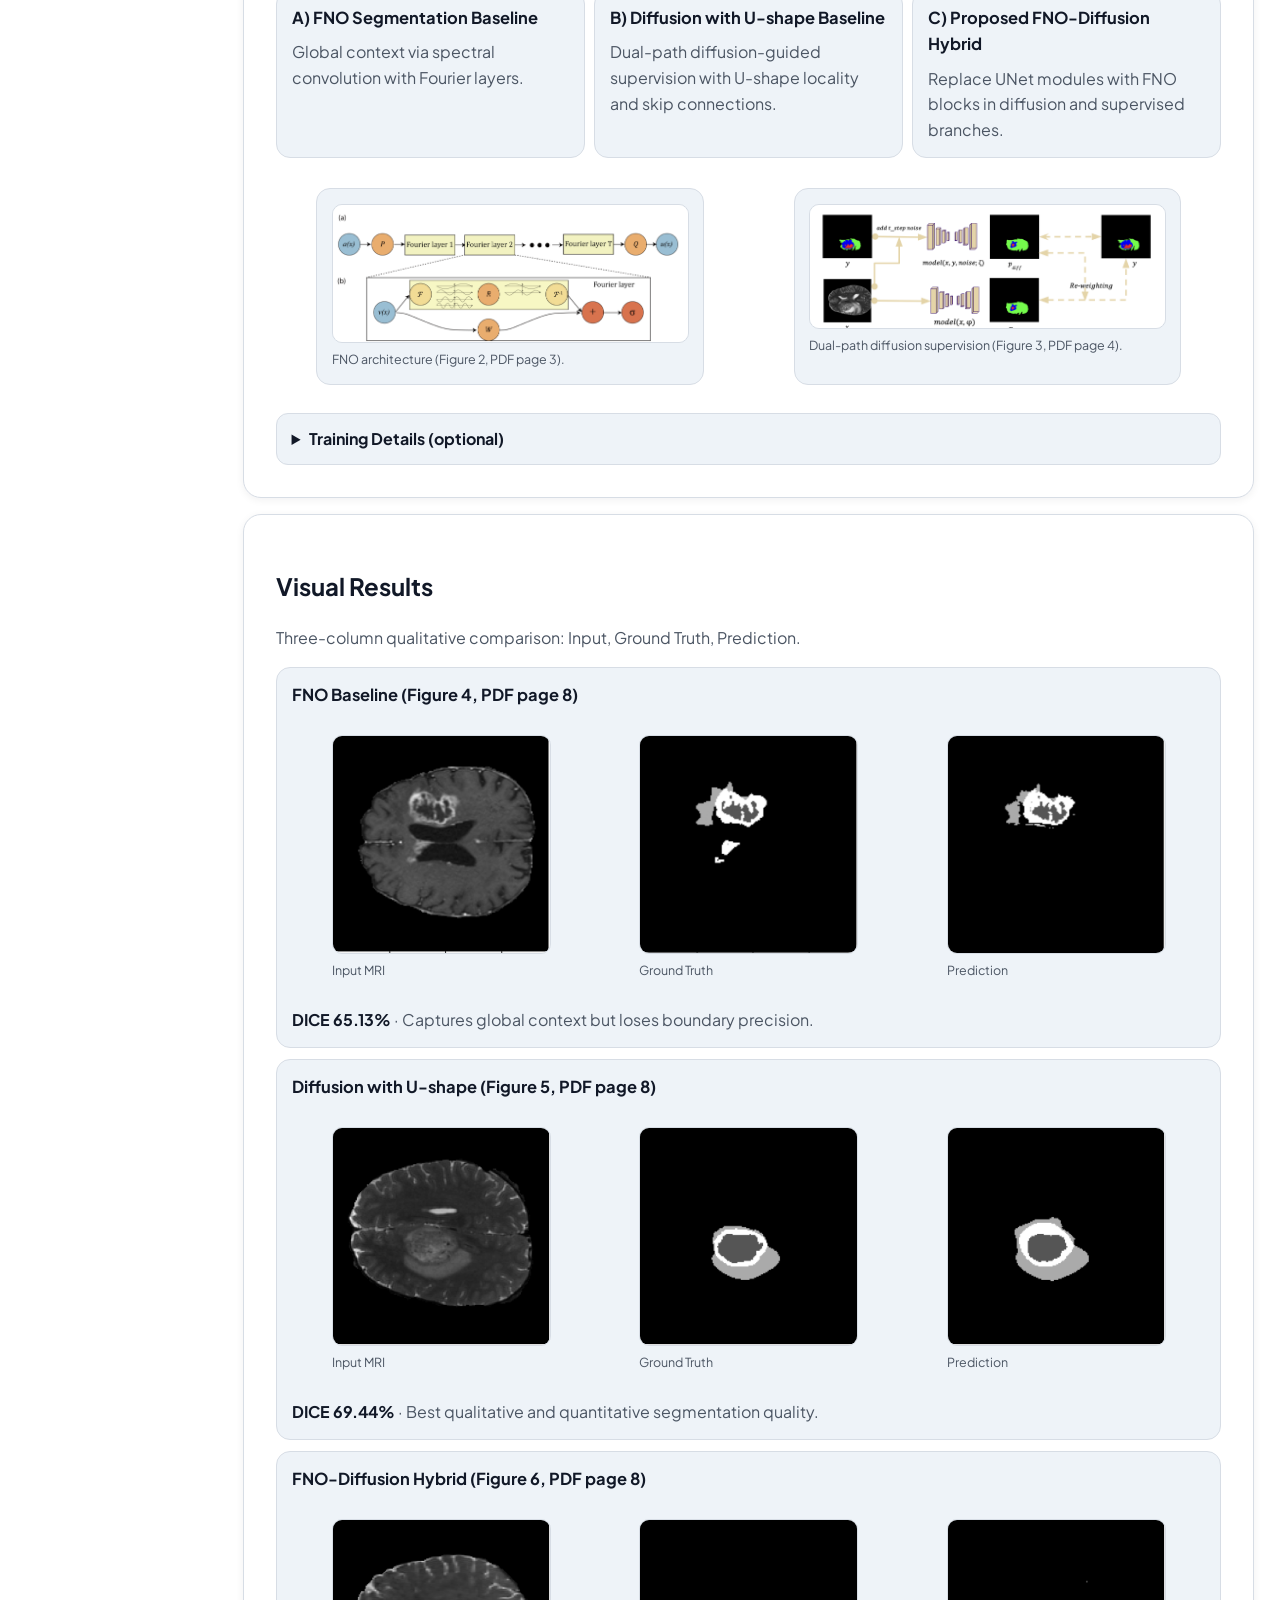
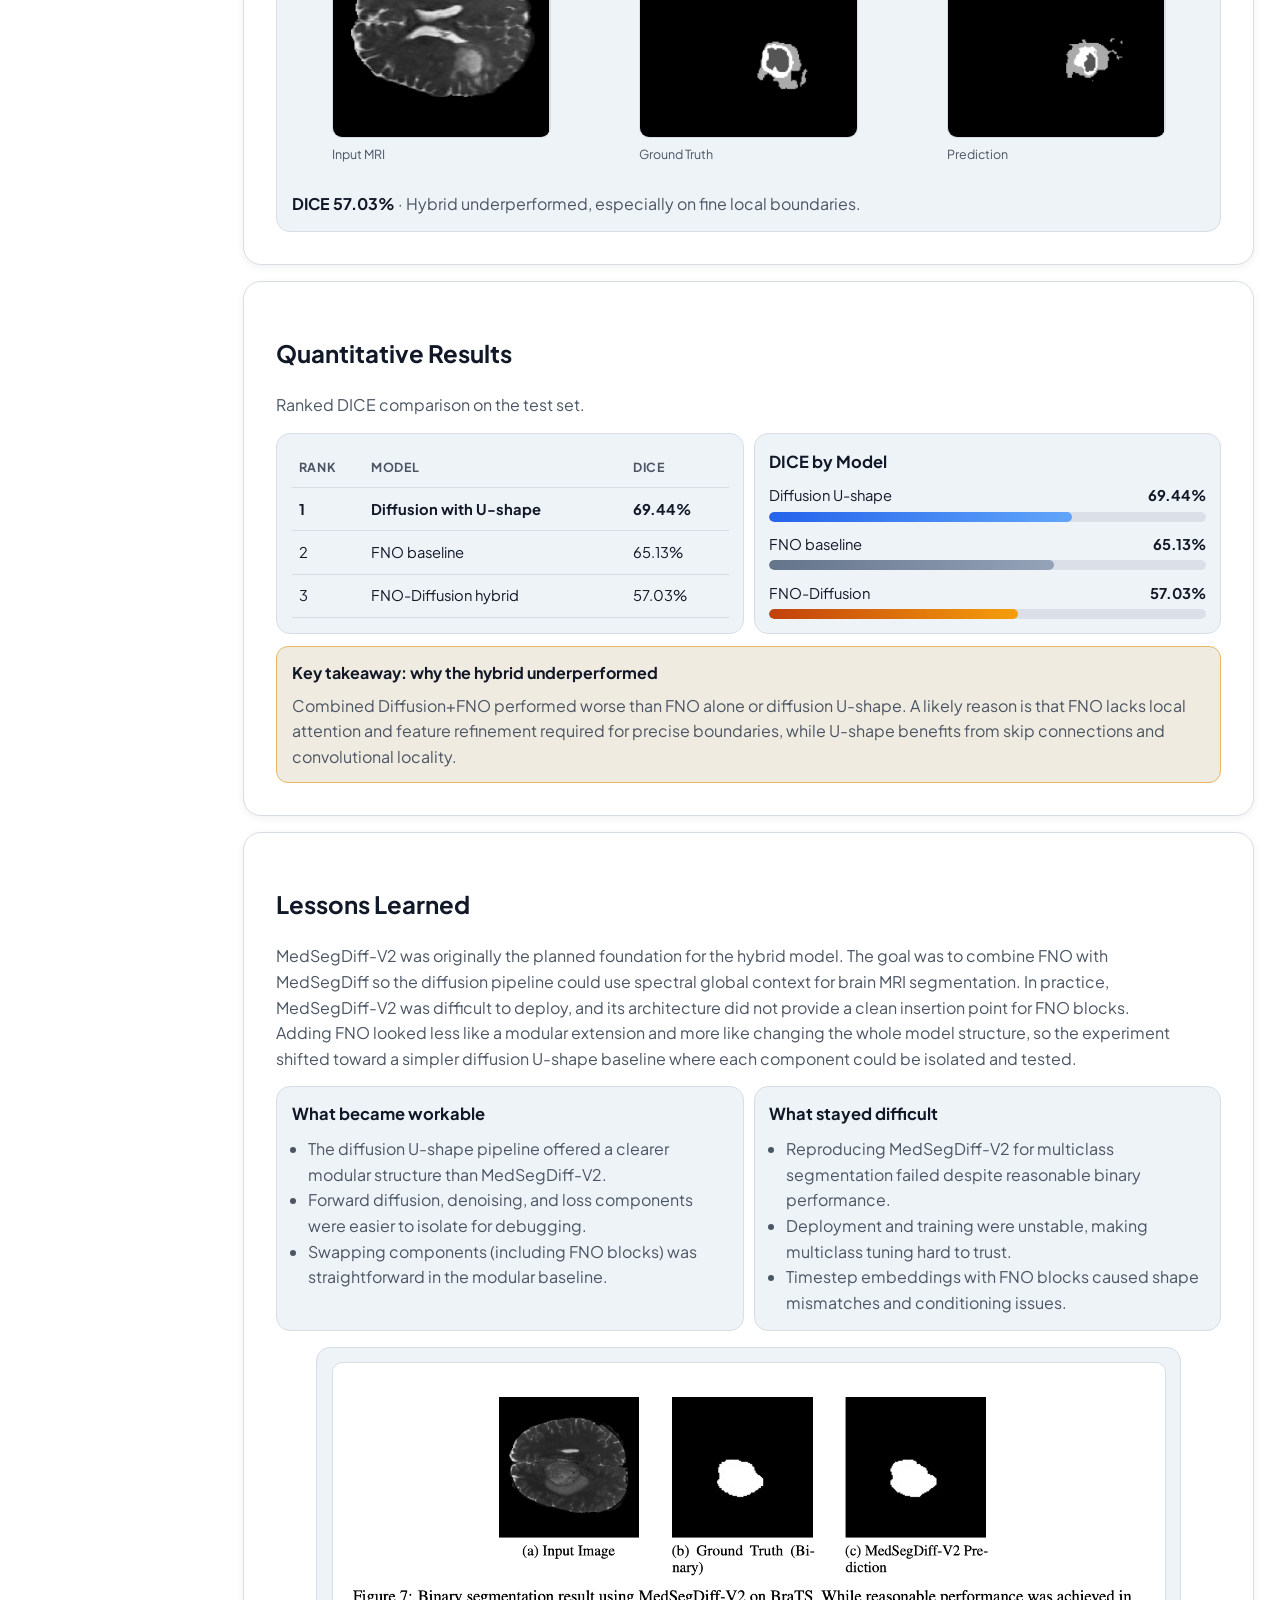
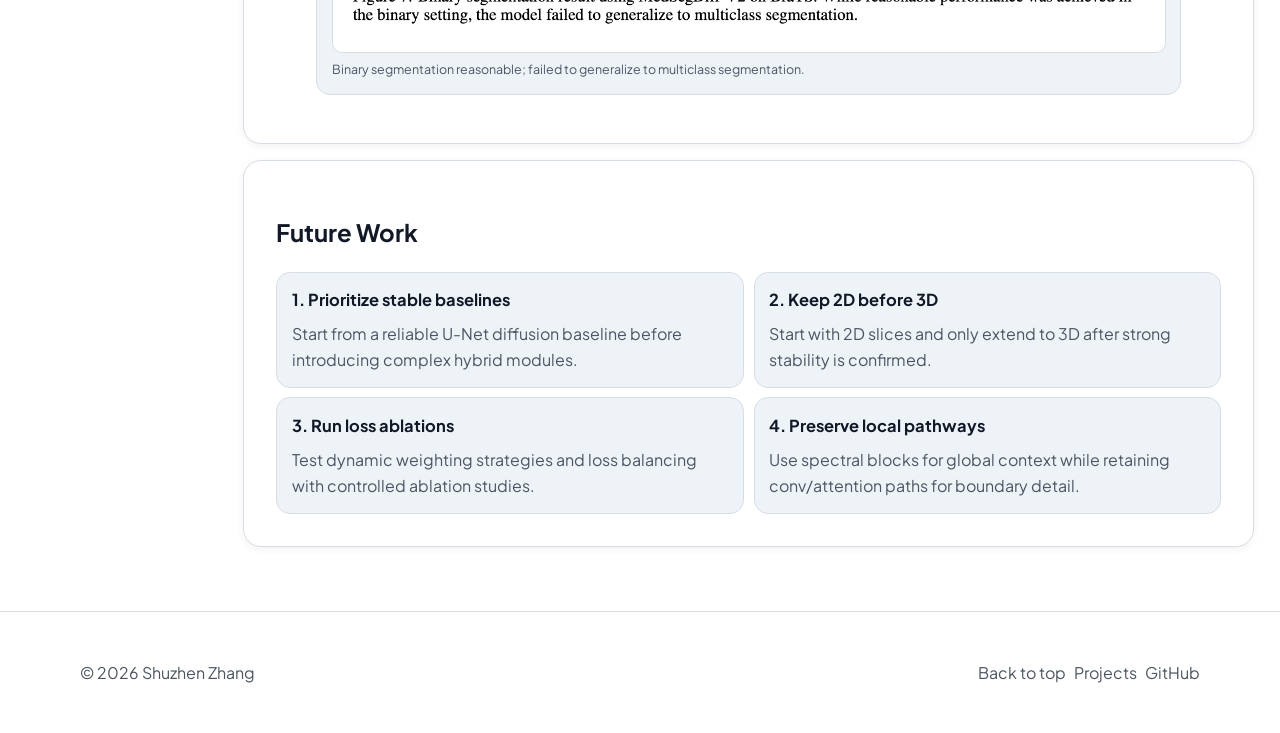
<file: fno-diffusion.html>
<!DOCTYPE html>
<html lang="en">
  <head>
    <meta charset="UTF-8" />
    <meta name="viewport" content="width=device-width, initial-scale=1.0" />
    <link rel="shortcut icon" href="favicon.ico?v=20260301c" />
    <link rel="icon" href="site-icon-32.png?v=20260301c" sizes="32x32" type="image/png" />
    <link rel="apple-touch-icon" href="apple-touch-icon-180.png?v=20260301c" sizes="180x180" />
    <meta http-equiv="refresh" content="0; url=projects/fno-diffusion-brain-mri/index.html" />
    <title>Redirecting to Project</title>
    <script>
      window.location.replace("projects/fno-diffusion-brain-mri/index.html");
    </script>
  </head>
  <body>
    <p>Redirecting to the project page. If nothing happens, <a href="projects/fno-diffusion-brain-mri/index.html">open the FNO-Diffusion case study</a>.</p>
  </body>
</html>
</file>
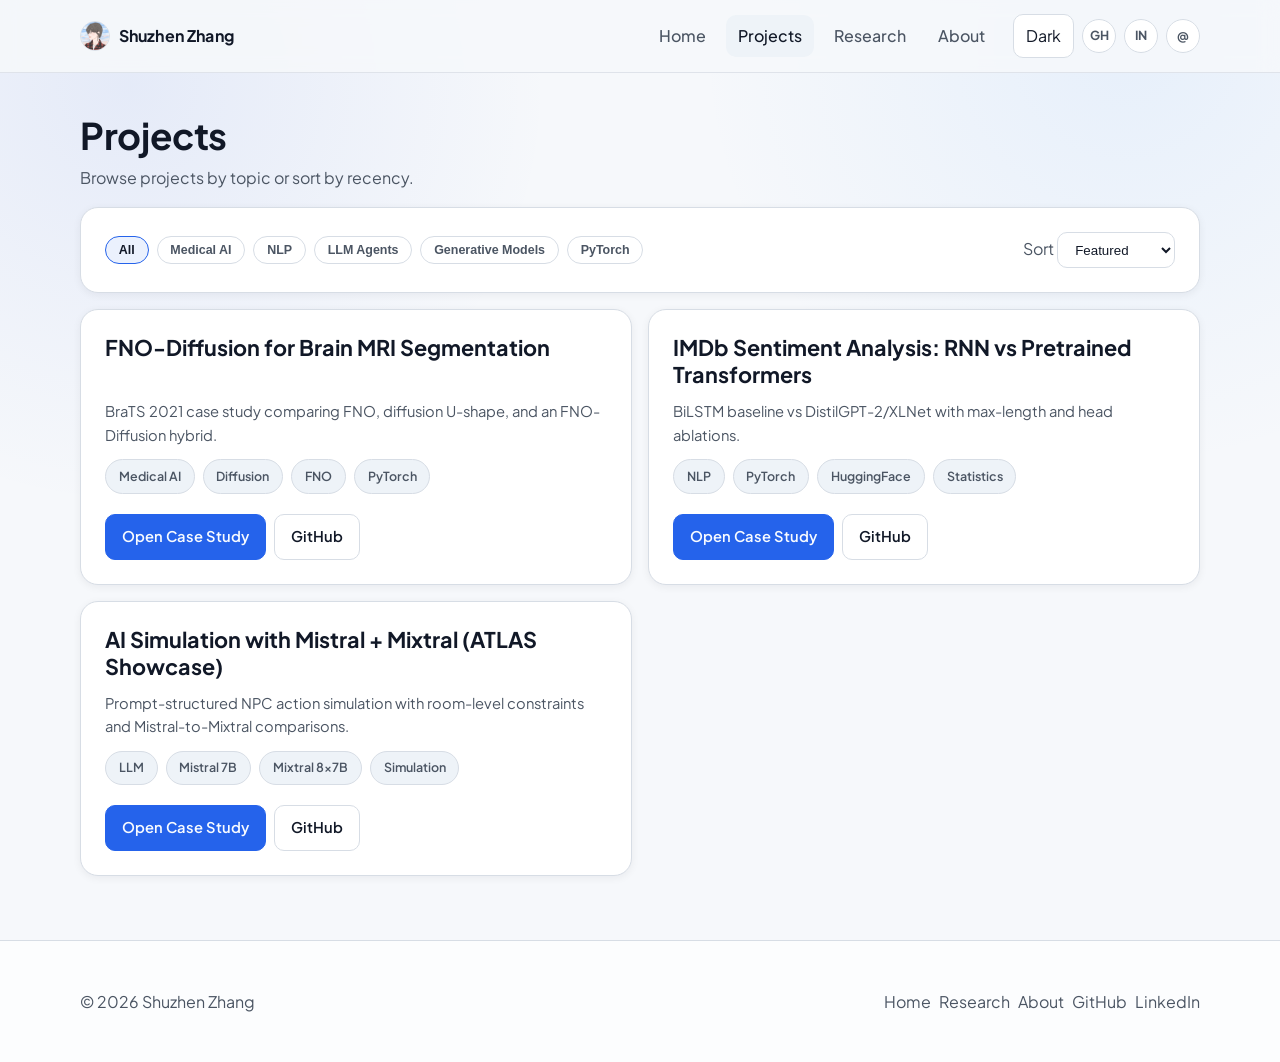
<file: projects.html>
<!DOCTYPE html>
<html lang="en">
  <head>
    <meta charset="UTF-8" />
    <meta name="viewport" content="width=device-width, initial-scale=1.0" />
    <link rel="shortcut icon" href="favicon.ico?v=20260301c" />
    <link rel="icon" href="site-icon-32.png?v=20260301c" sizes="32x32" type="image/png" />
    <link rel="apple-touch-icon" href="apple-touch-icon-180.png?v=20260301c" sizes="180x180" />
    <meta http-equiv="refresh" content="0; url=projects/index.html" />
    <title>Redirecting to Projects</title>
    <script>
      window.location.replace("projects/index.html");
    </script>
  </head>
  <body>
    <p>Redirecting to the projects page. If nothing happens, <a href="projects/index.html">open Projects</a>.</p>
  </body>
</html>
</file>
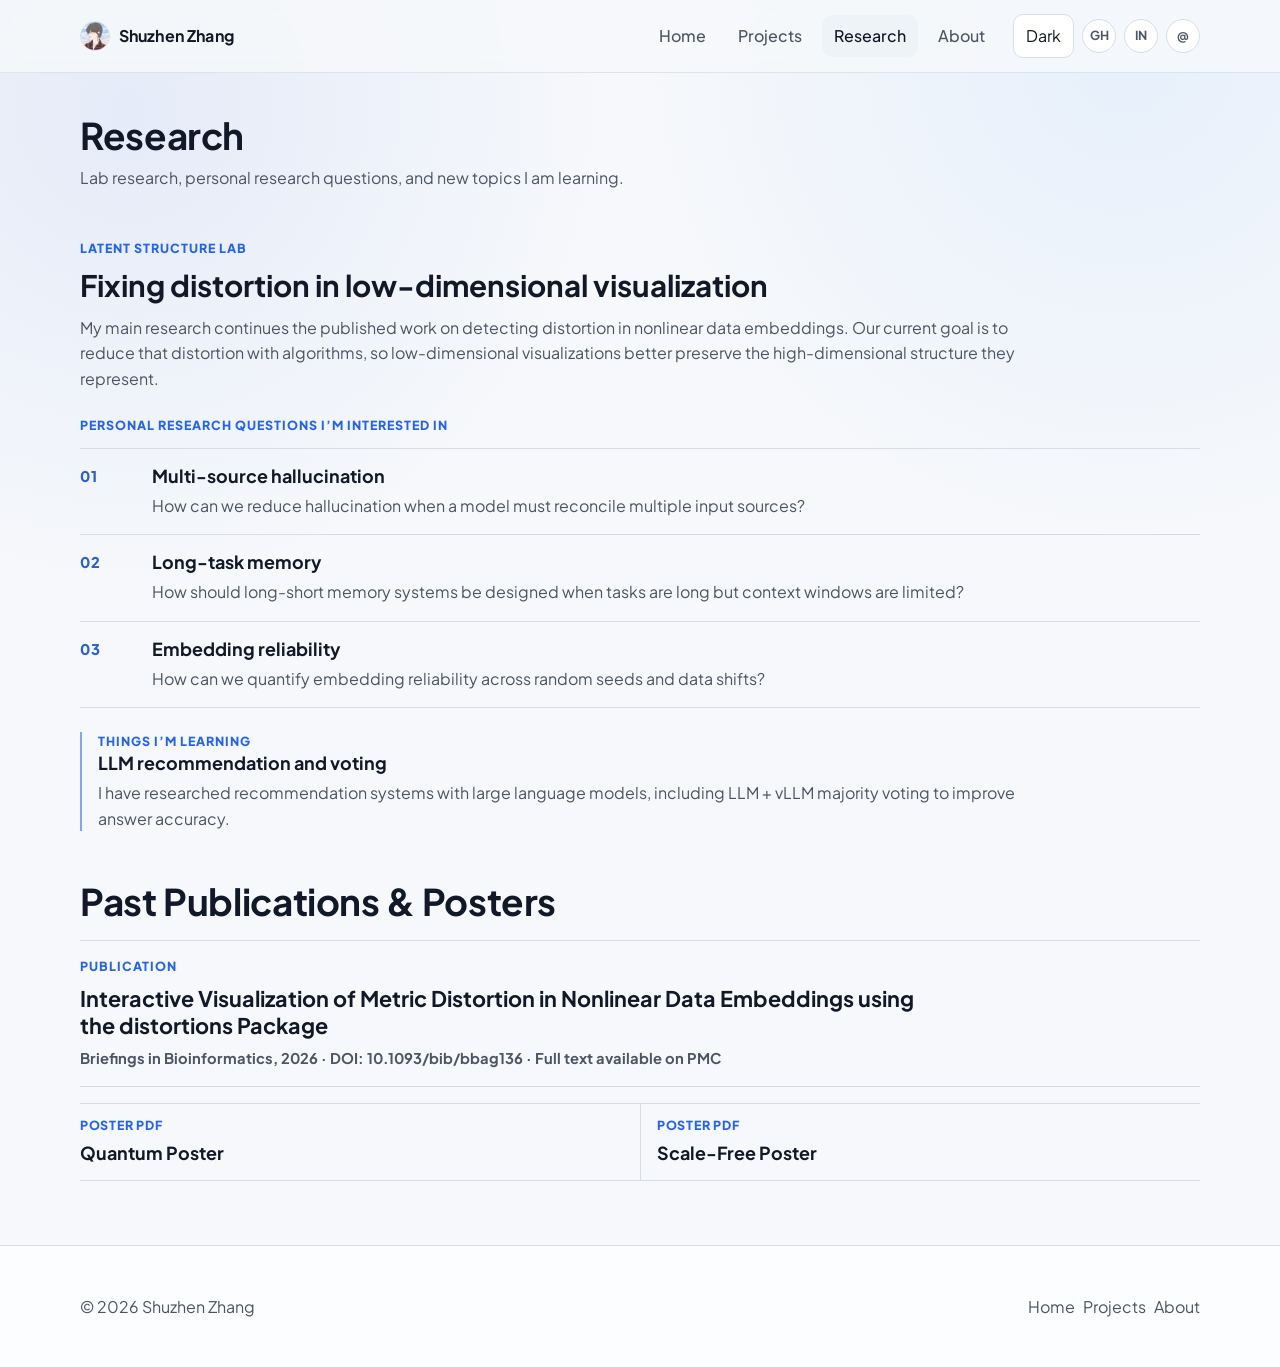
<file: research.html>
<!DOCTYPE html>
<html lang="en">
  <head>
    <meta charset="UTF-8" />
    <meta name="viewport" content="width=device-width, initial-scale=1.0" />
    <title>Research | ML / Applied Scientist Portfolio</title>
    <meta name="description" content="Research interests, current questions, and methods toolbox." />
    <meta name="theme-color" content="#f6f8fb" />
    <link rel="shortcut icon" href="favicon.ico?v=20260301c" />
    <link rel="icon" href="site-icon-32.png?v=20260301c" sizes="32x32" type="image/png" />
    <link rel="icon" href="site-icon-192.png?v=20260301c" sizes="192x192" type="image/png" />
    <link rel="apple-touch-icon" href="apple-touch-icon-180.png?v=20260301c" sizes="180x180" />
    <link rel="preconnect" href="https://fonts.googleapis.com" />
    <link rel="preconnect" href="https://fonts.gstatic.com" crossorigin />
    <link href="https://fonts.googleapis.com/css2?family=Plus+Jakarta+Sans:wght@400;500;600;700;800&display=swap" rel="stylesheet" />
    <link rel="stylesheet" href="styles.css" />
  </head>
  <body>
    <a class="skip-link" href="#main">Skip to content</a>
    <header class="site-header">
      <div class="container nav-wrap">
        <a class="brand" href="index.html"><img class="brand-avatar" src="assets/shared/images/profile-icon.jpg" alt="Shuzhen Zhang icon" width="30" height="30" decoding="async" />Shuzhen Zhang</a>
        <button class="nav-toggle" data-nav-toggle aria-expanded="false" aria-controls="site-nav">Menu</button>
        <nav id="site-nav" class="nav-menu" data-nav-menu>
          <div class="nav-links">
            <a class="nav-link" href="index.html">Home</a>
            <a class="nav-link" href="projects/index.html">Projects</a>
            <a class="nav-link active" href="research.html">Research</a>
            <a class="nav-link" href="about.html">About</a>
          </div>
          <div class="nav-actions">
            <button class="theme-btn" type="button" data-theme-toggle aria-label="Switch to dark mode">Dark</button>
            <div class="icon-links">
              <a class="icon-link" href="https://github.com/muhualiushui" aria-label="GitHub">GH</a>
              <a class="icon-link" href="https://www.linkedin.com/in/shuzhen-zhang-ab4744265" aria-label="LinkedIn">IN</a>
              <a class="icon-link" href="about.html#contact" aria-label="Contact">@</a>
            </div>
          </div>
        </nav>
      </div>
    </header>

    <main id="main" class="main">
      <div class="container">
        <section class="section fade-in">
          <h1 class="section-title">Research</h1>
          <p class="section-subtitle">Lab research, personal research questions, and new topics I am learning.</p>
        </section>

        <section class="section fade-in" aria-labelledby="research-focus">
          <div class="research-editorial">
            <header class="research-editorial-head">
              <p class="research-kicker">Latent Structure Lab</p>
              <h2 id="research-focus">Fixing distortion in low-dimensional visualization</h2>
              <p>
                My main research continues the published work on detecting distortion in nonlinear data embeddings. Our current
                goal is to reduce that distortion with algorithms, so low-dimensional visualizations better preserve the
                high-dimensional structure they represent.
              </p>
            </header>

            <div class="research-question-group">
              <p class="research-kicker">Personal Research Questions I’m Interested In</p>
              <ol class="research-question-list" aria-label="Personal research questions">
                <li>
                  <span class="research-number">01</span>
                  <div>
                    <h3>Multi-source hallucination</h3>
                    <p>How can we reduce hallucination when a model must reconcile multiple input sources?</p>
                  </div>
                </li>
                <li>
                  <span class="research-number">02</span>
                  <div>
                    <h3>Long-task memory</h3>
                    <p>How should long-short memory systems be designed when tasks are long but context windows are limited?</p>
                  </div>
                </li>
                <li>
                  <span class="research-number">03</span>
                  <div>
                    <h3>Embedding reliability</h3>
                    <p>How can we quantify embedding reliability across random seeds and data shifts?</p>
                  </div>
                </li>
              </ol>
            </div>

            <div class="research-thread-list research-thread-list--single" aria-label="New topics learned">
              <article>
                <div class="research-kicker">Things I’m Learning</div>
                <h3>LLM recommendation and voting</h3>
                <p>
                  I have researched recommendation systems with large language models, including LLM + vLLM majority voting to improve answer accuracy.
                </p>
              </article>
            </div>
          </div>
        </section>

        <section class="section fade-in">
          <h2 class="section-title">Past Publications &amp; Posters</h2>

          <article class="publication-row mt-4">
            <div class="publication-main">
              <p class="publication-eyebrow">Publication</p>
              <h3>
                <a href="https://academic.oup.com/bib/article/doi/10.1093/bib/bbag136/8559622" target="_blank" rel="noopener noreferrer">
                  Interactive Visualization of Metric Distortion in Nonlinear Data Embeddings using the distortions Package
                </a>
              </h3>
              <p class="publication-authors">
                Briefings in Bioinformatics, 2026 · DOI: 10.1093/bib/bbag136 ·
                <a href="https://pmc.ncbi.nlm.nih.gov/articles/PMC13034850/" target="_blank" rel="noopener noreferrer">Full text available on PMC</a>
              </p>
            </div>
          </article>

          <div class="poster-links mt-4">
            <a href="assets/research/quantum-poster.pdf" target="_blank" rel="noopener noreferrer">
              <span>Poster PDF</span>
              <strong>Quantum Poster</strong>
            </a>
            <a href="assets/research/scale-free-poster.pdf" target="_blank" rel="noopener noreferrer">
              <span>Poster PDF</span>
              <strong>Scale-Free Poster</strong>
            </a>
          </div>
        </section>
      </div>
    </main>

    <footer class="footer">
      <div class="container footer-wrap">
        <p>© <span data-current-year>2026</span> Shuzhen Zhang</p>
        <div class="btn-row">
          <a href="index.html">Home</a><a href="projects/index.html">Projects</a><a href="about.html">About</a>
        </div>
      </div>
    </footer>

    <script src="script.js"></script>
  </body>
</html>
</file>
<file: styles.css>
:root {
  color-scheme: light;
  --bg: #f6f8fb;
  --surface: #ffffff;
  --surface-alt: #eef3f8;
  --text: #111827;
  --muted: #4b5563;
  --border: #d7dde5;
  --primary: #2563eb;
  --primary-strong: #1d4ed8;
  --accent: #2563eb;
  --success: #2563eb;
  --journey-axis: var(--primary);
  --journey-axis-dot: color-mix(in srgb, var(--primary) 36%, white);
  --journey-panel-border: rgba(183, 194, 206, 0.78);
  --journey-text-soft: #667487;
  --journey-research-line: #ccb794;
  --journey-research-node: #9d7c49;
  --journey-job-line: #b9d4e7;
  --journey-job-node: #7ba6c3;
  --journey-timeline-node: var(--primary);
  --shadow-sm: 0 2px 8px rgba(15, 23, 42, 0.06);
  --shadow-md: 0 8px 24px rgba(15, 23, 42, 0.08);
  --radius-sm: 10px;
  --radius-md: 14px;
  --radius-lg: 18px;

  --space-1: 0.25rem;
  --space-2: 0.5rem;
  --space-3: 0.75rem;
  --space-4: 1rem;
  --space-5: 1.25rem;
  --space-6: 1.5rem;
  --space-8: 2rem;
  --space-10: 2.5rem;
  --space-12: 3rem;
  --space-16: 4rem;

  --text-xs: 0.78rem;
  --text-sm: 0.92rem;
  --text-md: 1rem;
  --text-lg: 1.12rem;
  --text-xl: 1.35rem;
  --text-2xl: clamp(1.65rem, 4.6vw, 2.3rem);
  --text-3xl: clamp(2rem, 6vw, 2.95rem);

  --container: 1120px;
}

:root[data-theme='dark'] {
  color-scheme: dark;
  --bg: #0b1220;
  --surface: #131d2e;
  --surface-alt: #1a2638;
  --text: #e5ebf5;
  --muted: #afbdd3;
  --border: #2e3f57;
  --primary: #60a5fa;
  --primary-strong: #93c5fd;
  --accent: #60a5fa;
  --success: #60a5fa;
  --journey-axis: var(--primary);
  --journey-axis-dot: color-mix(in srgb, var(--primary) 45%, white);
  --journey-panel-border: rgba(98, 116, 143, 0.45);
  --journey-text-soft: #adbbcf;
  --journey-research-line: #9d875f;
  --journey-research-node: #d7bc87;
  --journey-job-line: #5f88a3;
  --journey-job-node: #9ec7e2;
  --journey-timeline-node: var(--primary-strong);
  --shadow-sm: 0 2px 12px rgba(2, 6, 23, 0.35);
  --shadow-md: 0 14px 30px rgba(2, 6, 23, 0.4);
}

@media (prefers-color-scheme: dark) {
  :root:not([data-theme='light']) {
    color-scheme: dark;
    --bg: #0b1220;
    --surface: #131d2e;
    --surface-alt: #1a2638;
    --text: #e5ebf5;
    --muted: #afbdd3;
    --border: #2e3f57;
    --primary: #60a5fa;
    --primary-strong: #93c5fd;
    --accent: #60a5fa;
    --success: #60a5fa;
    --journey-axis: var(--primary);
    --journey-axis-dot: color-mix(in srgb, var(--primary) 45%, white);
    --journey-panel-border: rgba(98, 116, 143, 0.45);
    --journey-text-soft: #adbbcf;
    --journey-research-line: #9d875f;
    --journey-research-node: #d7bc87;
    --journey-job-line: #5f88a3;
    --journey-job-node: #9ec7e2;
    --journey-timeline-node: var(--primary-strong);
    --shadow-sm: 0 2px 12px rgba(2, 6, 23, 0.35);
    --shadow-md: 0 14px 30px rgba(2, 6, 23, 0.4);
  }
}

* {
  box-sizing: border-box;
}

html,
body {
  margin: 0;
  padding: 0;
}

html {
  scroll-behavior: smooth;
}

body {
  font-family: 'Plus Jakarta Sans', 'Segoe UI', sans-serif;
  background: radial-gradient(circle at 10% 8%, rgba(29, 78, 216, 0.08), transparent 28%),
    radial-gradient(circle at 88% 4%, rgba(96, 165, 250, 0.1), transparent 28%),
    var(--bg);
  color: var(--text);
  line-height: 1.6;
  font-size: var(--text-md);
  min-height: 100vh;
  text-rendering: optimizeLegibility;
}

body.project-detail-page {
  background: var(--surface);
}

a {
  color: inherit;
  text-decoration: none;
}

img,
video,
object {
  display: block;
  max-width: 100%;
}

a:focus-visible,
button:focus-visible,
input:focus-visible,
select:focus-visible {
  outline: 3px solid var(--accent);
  outline-offset: 2px;
}

[hidden] {
  display: none !important;
}

.container {
  width: min(92%, var(--container));
  margin: 0 auto;
}

.skip-link {
  position: absolute;
  left: -999px;
  top: auto;
}

.skip-link:focus {
  left: 1rem;
  top: 1rem;
  background: var(--surface);
  padding: var(--space-2) var(--space-4);
  border-radius: var(--radius-sm);
  border: 1px solid var(--border);
  z-index: 1000;
}

.site-header {
  position: sticky;
  top: 0;
  z-index: 60;
  backdrop-filter: blur(10px);
  background: color-mix(in srgb, var(--bg) 86%, transparent);
  border-bottom: 1px solid color-mix(in srgb, var(--border) 75%, transparent);
}

.nav-wrap {
  display: flex;
  align-items: center;
  justify-content: space-between;
  min-height: 72px;
  gap: var(--space-4);
}

.brand {
  display: inline-flex;
  align-items: center;
  gap: 0.55rem;
  font-weight: 700;
  letter-spacing: 0.01em;
}

.brand-avatar {
  width: 30px;
  height: 30px;
  border-radius: 999px;
  object-fit: cover;
  border: 1px solid var(--border);
}

.nav-toggle {
  border: 1px solid var(--border);
  border-radius: var(--radius-sm);
  background: var(--surface);
  color: var(--text);
  padding: var(--space-2) var(--space-3);
}

.nav-menu {
  display: none;
  width: 100%;
  position: absolute;
  left: 0;
  top: 72px;
  background: var(--surface);
  border-bottom: 1px solid var(--border);
  max-height: calc(100dvh - 72px);
  overflow-y: auto;
}

.nav-menu.open {
  display: block;
}

.nav-links,
.nav-actions {
  display: flex;
  flex-direction: column;
  gap: var(--space-2);
  padding: var(--space-4) var(--space-4) var(--space-6);
}

.nav-link {
  padding: var(--space-2) var(--space-3);
  border-radius: var(--radius-sm);
  color: var(--muted);
  font-weight: 500;
}

.nav-link.active,
.nav-link:hover {
  background: var(--surface-alt);
  color: var(--text);
}

.icon-links {
  display: flex;
  gap: var(--space-2);
}

.icon-link {
  border: 1px solid var(--border);
  border-radius: 999px;
  width: 34px;
  height: 34px;
  display: inline-flex;
  align-items: center;
  justify-content: center;
  font-size: var(--text-xs);
  font-weight: 700;
  color: var(--muted);
  background: var(--surface);
}

.icon-link:hover {
  color: var(--text);
  border-color: var(--accent);
}

.theme-btn,
.btn {
  border-radius: var(--radius-sm);
  border: 1px solid var(--border);
  background: var(--surface);
  color: var(--text);
  cursor: pointer;
  font: inherit;
}

.theme-btn {
  padding: var(--space-2) var(--space-3);
}

.btn {
  display: inline-flex;
  align-items: center;
  justify-content: center;
  padding: 0.62rem 1rem;
  font-weight: 600;
  font-size: var(--text-sm);
  transition: transform 0.2s ease, box-shadow 0.2s ease, background 0.2s ease;
}

.btn:hover {
  transform: translateY(-1px);
  box-shadow: var(--shadow-sm);
}

.btn-primary {
  background: var(--primary);
  border-color: var(--primary);
  color: #f8fbff;
}

.btn-primary:hover {
  background: var(--primary-strong);
}

.btn-secondary {
  background: var(--surface);
  border-color: var(--border);
}

.btn-ghost {
  background: transparent;
}

.main {
  padding: var(--space-10) 0 var(--space-16);
}

.section {
  margin-top: var(--space-12);
}

.section:first-child {
  margin-top: 0;
}

.section-title {
  margin: 0;
  font-size: var(--text-2xl);
  line-height: 1.2;
  letter-spacing: -0.01em;
}

.section-subtitle {
  margin-top: var(--space-2);
  color: var(--muted);
  max-width: 70ch;
}

.grid {
  display: grid;
  gap: var(--space-6);
}

.mt-0 {
  margin-top: 0;
}

.mt-3 {
  margin-top: var(--space-3);
}

.mt-4 {
  margin-top: var(--space-4);
}

.mt-6 {
  margin-top: var(--space-6);
}

.mb-2 {
  margin-bottom: var(--space-2);
}

.gap-4 {
  gap: var(--space-4);
}

.card {
  background: var(--surface);
  border: 1px solid var(--border);
  border-radius: var(--radius-lg);
  box-shadow: var(--shadow-sm);
  padding: var(--space-6);
}

.hero {
  display: grid;
  gap: var(--space-8);
}

.badge {
  display: inline-flex;
  align-items: center;
  gap: 0.4rem;
  font-size: var(--text-xs);
  border: 1px solid color-mix(in srgb, var(--success) 50%, var(--border));
  color: var(--success);
  border-radius: 999px;
  padding: 0.35rem 0.65rem;
  font-weight: 600;
}

.hero h1 {
  margin: 0;
  font-size: var(--text-3xl);
  line-height: 1.14;
}

.hero-titleline {
  margin: var(--space-3) 0 0;
  color: var(--muted);
  font-size: var(--text-lg);
}

.hero-value {
  margin: var(--space-4) 0 var(--space-6);
  max-width: 62ch;
}

.btn-row {
  display: flex;
  flex-wrap: wrap;
  gap: var(--space-2);
}

.abstract-graphic {
  width: 100%;
  max-width: 350px;
  aspect-ratio: 5 / 6;
  border-radius: var(--radius-lg);
  border: 1px solid var(--border);
  background:
    radial-gradient(circle at 22% 18%, color-mix(in srgb, var(--accent) 26%, transparent) 0%, transparent 42%),
    radial-gradient(circle at 76% 74%, color-mix(in srgb, var(--primary) 24%, transparent) 0%, transparent 48%),
    linear-gradient(135deg, color-mix(in srgb, var(--surface-alt) 70%, transparent), color-mix(in srgb, var(--surface) 76%, transparent));
  box-shadow: var(--shadow-md);
  position: relative;
  overflow: hidden;
}

.abstract-image {
  position: absolute;
  inset: 7% 7%;
  width: 86%;
  height: 86%;
  object-fit: cover;
  object-position: 52% 26%;
  border-radius: 22px;
  z-index: 1;
}

.hero-visual {
  display: grid;
  gap: var(--space-3);
  justify-items: center;
}

.avatar-card {
  background: var(--surface);
  border: 1px solid var(--border);
  border-radius: var(--radius-lg);
  padding: var(--space-4);
  box-shadow: var(--shadow-sm);
}

.avatar-image {
  width: 100%;
  max-width: 380px;
  aspect-ratio: 1 / 1;
  border-radius: 16px;
  object-fit: cover;
  border: 1px solid var(--border);
  display: block;
  margin: 0 auto;
}

.hero-main-image {
  width: 100%;
  max-width: 520px;
  aspect-ratio: 1 / 1;
  object-fit: cover;
  border-radius: var(--radius-lg);
  border: 1px solid var(--border);
  box-shadow: var(--shadow-md);
  justify-self: center;
}

.abstract-graphic::after {
  content: '';
  position: absolute;
  inset: 7% 7%;
  border-radius: 22px;
  border: 1px solid color-mix(in srgb, var(--accent) 45%, var(--border));
  background: linear-gradient(
    180deg,
    color-mix(in srgb, var(--surface) 18%, transparent) 0%,
    color-mix(in srgb, var(--surface) 4%, transparent) 62%,
    transparent 100%
  );
  z-index: 2;
  pointer-events: none;
}

.journey {
  display: block;
  margin-top: 0;
}

.journey + .section {
  margin-top: var(--space-6);
}

.journey-shell {
  display: block;
  padding: 0;
  border: 0;
  background: none;
  box-shadow: none;
  overflow: visible;
}

.journey-shell::before {
  content: none;
}

.journey-canvas {
  display: block;
}

.journey-svg {
  display: block;
  width: 100%;
  height: auto;
  overflow: visible;
}

.journey-axis {
  stroke: var(--journey-axis);
  stroke-width: 1.6;
  stroke-linecap: round;
}

.journey-axis--gap {
  stroke-dasharray: 6 6;
  opacity: 0.9;
}

.journey-year-tick {
  stroke: color-mix(in srgb, var(--journey-axis) 88%, white);
  stroke-width: 1.3;
}

.journey-year-label {
  fill: var(--journey-text-soft);
  font-size: 12px;
  font-weight: 700;
  letter-spacing: 0.06em;
}

.journey-diagram-kicker {
  fill: color-mix(in srgb, var(--primary) 58%, var(--muted));
  font-size: 12px;
  font-weight: 700;
  letter-spacing: 0.12em;
  text-transform: uppercase;
}

.journey-event {
  cursor: default;
  opacity: 0.76;
  transition: opacity 0.2s ease;
}

.journey-connector,
.journey-duration,
.journey-future-line,
.journey-prefix-line {
  fill: none;
  stroke-width: 1.7;
  stroke-linecap: round;
  stroke-linejoin: round;
  transition: stroke-width 0.2s ease, stroke-opacity 0.2s ease;
}

.journey-future-line {
  stroke-dasharray: 6 6;
}

.journey-prefix-line {
  stroke-dasharray: 5 6;
}

.journey-node {
  transition: transform 0.2s ease, opacity 0.2s ease;
  transform-box: fill-box;
  transform-origin: center;
}

.journey-node--start {
  opacity: 0.72;
}

.journey-focus-ring {
  fill: none;
  stroke: color-mix(in srgb, var(--accent) 30%, transparent);
  stroke-width: 1.5;
  opacity: 0;
  transition: opacity 0.2s ease;
}

.journey-event-title {
  fill: color-mix(in srgb, var(--text) 88%, white);
  font-size: 15px;
  font-weight: 650;
  letter-spacing: -0.01em;
}

.journey-event--axis .journey-event-title {
  font-size: 14px;
}

.journey-event-subtitle {
  fill: var(--journey-text-soft);
  font-size: 12.5px;
  font-weight: 500;
}

.journey-event-note {
  fill: color-mix(in srgb, var(--journey-text-soft) 86%, white);
  font-size: 11.5px;
  font-weight: 500;
}

.journey-event--research .journey-connector,
.journey-event--research .journey-duration,
.journey-event--research .journey-future-line,
.journey-event--research .journey-prefix-line {
  stroke: var(--journey-research-line);
}

.journey-event--research .journey-node {
  fill: var(--journey-research-node);
}

.journey-event--research {
  --journey-line-active: color-mix(in srgb, var(--journey-research-node) 88%, #7d5f31);
  --journey-node-active: color-mix(in srgb, var(--journey-research-node) 92%, #694d26);
}

.journey-event--job .journey-connector,
.journey-event--job .journey-duration,
.journey-event--job .journey-future-line,
.journey-event--job .journey-prefix-line {
  stroke: var(--journey-job-line);
}

.journey-event--job .journey-node {
  fill: var(--journey-job-node);
}

.journey-event--job {
  --journey-line-active: color-mix(in srgb, var(--journey-job-node) 90%, #4e7691);
  --journey-node-active: color-mix(in srgb, var(--journey-job-node) 94%, #3e6884);
}

.journey-event--timeline .journey-connector,
.journey-event--timeline .journey-duration,
.journey-event--timeline .journey-future-line,
.journey-event--timeline .journey-prefix-line {
  stroke: var(--journey-axis);
}

.journey-event--timeline .journey-node {
  fill: var(--journey-timeline-node);
}

.journey-event--timeline {
  --journey-line-active: var(--primary-strong);
  --journey-node-active: var(--primary-strong);
}

.journey-canvas--hovering .journey-event {
  opacity: 0.34;
}

.journey-event:hover,
.journey-event:focus-visible,
.journey-event.is-active {
  opacity: 1;
}

.journey-event:hover .journey-connector,
.journey-event:hover .journey-duration,
.journey-event:hover .journey-future-line,
.journey-event:hover .journey-prefix-line,
.journey-event:focus-visible .journey-connector,
.journey-event:focus-visible .journey-duration,
.journey-event:focus-visible .journey-future-line,
.journey-event:focus-visible .journey-prefix-line,
.journey-event.is-active .journey-connector,
.journey-event.is-active .journey-duration,
.journey-event.is-active .journey-future-line,
.journey-event.is-active .journey-prefix-line {
  stroke: var(--journey-line-active);
  stroke-opacity: 1;
  stroke-width: 2.55;
}

.journey-event:hover .journey-node,
.journey-event:focus-visible .journey-node,
.journey-event.is-active .journey-node {
  fill: var(--journey-node-active);
  transform: scale(1.18);
}

.journey-event:hover .journey-event-title,
.journey-event:focus-visible .journey-event-title,
.journey-event.is-active .journey-event-title {
  fill: color-mix(in srgb, var(--text) 94%, var(--journey-node-active) 6%);
}

.journey-event:hover .journey-event-subtitle,
.journey-event:hover .journey-event-note,
.journey-event:focus-visible .journey-event-subtitle,
.journey-event:focus-visible .journey-event-note,
.journey-event.is-active .journey-event-subtitle,
.journey-event.is-active .journey-event-note {
  fill: color-mix(in srgb, var(--text) 74%, white);
}

.journey-event:focus-visible,
.journey-event:focus-visible text {
  outline: none;
}

.journey-event:hover .journey-focus-ring,
.journey-event:focus-visible .journey-focus-ring,
.journey-event.is-active .journey-focus-ring {
  opacity: 1;
}

.journey-mobile {
  display: none;
}

.journey-mobile-subtitle,
.journey-mobile-note,
.journey-noscript {
  margin: 0;
}

.journey-mobile-subtitle,
.journey-mobile-note {
  color: var(--journey-text-soft);
  font-size: var(--text-sm);
}

.journey-noscript {
  color: var(--muted);
}

.strip {
  display: grid;
  gap: var(--space-4);
}

.strip-items,
.chips {
  display: flex;
  flex-wrap: wrap;
  gap: var(--space-2);
}

.strip-item,
.chip,
.tag {
  border: 1px solid var(--border);
  background: var(--surface-alt);
  border-radius: 999px;
  padding: 0.4rem 0.8rem;
  font-size: var(--text-xs);
  color: var(--muted);
  font-weight: 600;
}

.project-card {
  display: flex;
  flex-direction: column;
  gap: var(--space-3);
}

.project-card :is(h2, h3) {
  margin: 0;
  font-size: var(--text-xl);
  line-height: 1.25;
  min-block-size: calc(1.25em * 2);
}

.project-line {
  margin: 0;
  color: var(--muted);
  font-size: var(--text-sm);
}

.project-card .chips {
  margin-top: auto;
}

.project-actions {
  display: flex;
  gap: var(--space-2);
  flex-wrap: wrap;
  margin-top: var(--space-2);
}

.timeline {
  display: grid;
  gap: var(--space-4);
}

.timeline-item {
  border-left: 2px solid var(--border);
  padding-left: var(--space-4);
}

.timeline-item h3 {
  margin: 0;
  font-size: var(--text-lg);
}

.timeline-meta {
  color: var(--muted);
  margin: var(--space-1) 0 var(--space-2);
  font-size: var(--text-sm);
}

.timeline ul {
  margin: 0;
  padding-left: 1.1rem;
}

.timeline li {
  margin-bottom: var(--space-1);
}

.skill-grid {
  display: grid;
  gap: var(--space-4);
}

.research-editorial {
  display: grid;
  gap: var(--space-6);
}

.research-kicker {
  margin: 0;
  color: var(--accent);
  font-size: var(--text-xs);
  font-weight: 800;
  letter-spacing: 0.08em;
  text-transform: uppercase;
}

.research-editorial-head {
  max-width: 78ch;
}

.research-editorial-head h2 {
  margin: var(--space-2) 0 0;
  font-size: clamp(1.35rem, 2.8vw, 1.85rem);
  line-height: 1.22;
}

.research-editorial-head p:last-child {
  margin: var(--space-3) 0 0;
  color: var(--muted);
}

.research-question-group {
  display: grid;
  gap: var(--space-3);
}

.research-question-list {
  margin: 0;
  padding: 0;
  list-style: none;
  display: grid;
}

.research-question-list li {
  border-top: 1px solid var(--border);
  padding: var(--space-4) 0;
  display: grid;
  grid-template-columns: 3.5rem minmax(0, 1fr);
  gap: var(--space-4);
  align-items: start;
}

.research-question-list li:last-child {
  border-bottom: 1px solid var(--border);
}

.research-number {
  color: color-mix(in srgb, var(--accent) 76%, var(--muted));
  font-size: var(--text-sm);
  font-weight: 800;
  letter-spacing: 0.08em;
}

.research-question-list h3,
.research-question-list p,
.research-thread-list h3,
.research-thread-list p {
  margin: 0;
}

.research-question-list h3,
.research-thread-list h3 {
  font-size: var(--text-lg);
  line-height: 1.25;
}

.research-question-list p,
.research-thread-list p {
  margin-top: 0.35rem;
  color: var(--muted);
}

.research-thread-list {
  display: grid;
  gap: var(--space-4);
}

.research-thread-list--single {
  max-width: 78ch;
}

.research-thread-list article {
  border-left: 2px solid color-mix(in srgb, var(--accent) 45%, var(--border));
  padding-left: var(--space-4);
}

.publication-row {
  border-top: 1px solid var(--border);
  border-bottom: 1px solid var(--border);
  padding: var(--space-4) 0;
}

.publication-eyebrow {
  margin: 0;
  color: var(--accent);
  font-size: var(--text-xs);
  font-weight: 800;
  letter-spacing: 0.08em;
  text-transform: uppercase;
}

.publication-row h3 {
  margin: var(--space-2) 0 0;
  max-width: 58ch;
  font-size: var(--text-xl);
  line-height: 1.25;
}

.publication-row h3 a {
  color: inherit;
}

.publication-row h3 a:hover,
.publication-authors a:hover {
  color: var(--accent);
}

.publication-authors {
  margin: var(--space-2) 0 0;
  color: var(--muted);
  font-size: var(--text-sm);
  font-weight: 700;
}

.poster-links {
  display: grid;
  border-top: 1px solid var(--border);
}

.poster-links a {
  border-bottom: 1px solid var(--border);
  padding: var(--space-3) 0;
  display: grid;
  gap: 0.18rem;
}

.poster-links span {
  color: var(--accent);
  font-size: var(--text-xs);
  font-weight: 800;
  letter-spacing: 0.06em;
  text-transform: uppercase;
}

.poster-links strong {
  font-size: var(--text-lg);
}

.poster-links a:hover strong {
  color: var(--accent);
}

.skill-group h3 {
  margin-top: 0;
  margin-bottom: var(--space-2);
  font-size: var(--text-lg);
}

.skill-list {
  color: var(--muted);
  margin: 0;
}

.filter-bar {
  display: grid;
  gap: var(--space-4);
}

.chip-btn {
  border: 1px solid var(--border);
  background: var(--surface);
  color: var(--muted);
  border-radius: 999px;
  padding: 0.4rem 0.8rem;
  font-size: var(--text-xs);
  font-weight: 700;
  cursor: pointer;
}

.chip-btn.active,
.chip-btn:hover {
  color: var(--text);
  border-color: var(--accent);
  background: color-mix(in srgb, var(--accent) 9%, var(--surface));
}

.select {
  padding: 0.55rem 0.8rem;
  border-radius: var(--radius-sm);
  border: 1px solid var(--border);
  background: var(--surface);
  color: var(--text);
}

.projects-grid {
  display: grid;
  gap: var(--space-4);
}

.case-layout {
  display: grid;
  gap: var(--space-6);
}

.case-sidebar {
  position: relative;
  align-self: start;
}

.case-sidebar .card {
  position: sticky;
  top: 96px;
}

.case-section {
  scroll-margin-top: 96px;
}

#cv,
#contact {
  scroll-margin-top: 96px;
}

.data-table {
  width: 100%;
  border-collapse: collapse;
  font-size: var(--text-sm);
}

.data-table th,
.data-table td {
  border: 1px solid var(--border);
  padding: 0.65rem;
  text-align: left;
}

.data-table th {
  background: var(--surface-alt);
}

.chart {
  display: grid;
  gap: var(--space-2);
  margin-top: var(--space-4);
}

.bar {
  border-radius: 999px;
  background: color-mix(in srgb, var(--accent) 18%, var(--surface-alt));
  height: 14px;
  position: relative;
  overflow: hidden;
}

.bar > span {
  position: absolute;
  left: 0;
  top: 0;
  bottom: 0;
  border-radius: 999px;
  background: linear-gradient(90deg, var(--primary), var(--accent));
}

.kv {
  margin: 0;
  color: var(--muted);
}

.cv-embed {
  width: 100%;
  min-height: 540px;
  border: 1px solid var(--border);
  border-radius: var(--radius-md);
  background: var(--surface-alt);
}

.cv-mobile-card {
  display: none;
}

.footer {
  border-top: 1px solid var(--border);
  padding: var(--space-8) 0;
  background: color-mix(in srgb, var(--surface) 70%, transparent);
}

.footer-wrap {
  display: flex;
  flex-direction: column;
  gap: var(--space-3);
  color: var(--muted);
}

.fade-in {
  opacity: 0;
  transform: translateY(8px);
  transition: opacity 0.5s ease, transform 0.5s ease;
}

.fade-in.visible {
  opacity: 1;
  transform: translateY(0);
}

@media (max-width: 1024px), (hover: none), (pointer: coarse) {
  .fade-in {
    opacity: 1;
    transform: none;
  }
}

@media (prefers-reduced-motion: reduce) {
  html {
    scroll-behavior: auto;
  }

  *,
  *::before,
  *::after {
    animation-duration: 0.01ms !important;
    animation-iteration-count: 1 !important;
    transition-duration: 0.01ms !important;
  }

  .fade-in {
    opacity: 1;
    transform: none;
  }
}

@media (max-width: 720px) {
  .main {
    padding: var(--space-8) 0 var(--space-12);
  }

  .section {
    margin-top: var(--space-10);
  }

  .card {
    padding: var(--space-5);
  }

  .footer-wrap {
    gap: var(--space-2);
  }

  .cv-embed {
    display: none;
  }

  .cv-preview-panel {
    display: none !important;
  }

  .cv-preview-toggle {
    display: none;
  }

  .cv-mobile-card {
    display: grid;
    gap: var(--space-3);
  }

  .cv-mobile-card p {
    margin: 0;
    color: var(--muted);
  }
}

@media (max-width: 940px) {
  .journey-shell {
    padding: 0;
  }

  .journey-svg {
    display: none;
  }

  .journey-mobile {
    display: grid;
    gap: var(--space-1);
  }

  .journey-mobile-item {
    display: grid;
    grid-template-columns: 1rem minmax(0, 1fr);
    gap: 0.9rem;
    align-items: start;
    padding: 0.2rem 0 1rem;
  }

  .journey-mobile-rail {
    position: relative;
    min-height: 100%;
    display: flex;
    justify-content: center;
  }

  .journey-mobile-line {
    position: absolute;
    top: 0.45rem;
    bottom: -1.2rem;
    width: 1.5px;
    border-radius: 999px;
    background: var(--journey-axis);
  }

  .journey-mobile-item:last-child .journey-mobile-line {
    bottom: 0.4rem;
  }

  .journey-mobile-dot {
    position: relative;
    top: 0.35rem;
    width: 10px;
    height: 10px;
    border-radius: 999px;
    border: 2px solid color-mix(in srgb, var(--surface) 92%, transparent);
    background: var(--journey-axis-dot);
  }

  .journey-mobile-item--timeline .journey-mobile-line {
    background: color-mix(in srgb, var(--journey-axis) 65%, white);
  }

  .journey-mobile-item--timeline .journey-mobile-dot {
    background: var(--journey-timeline-node);
  }

  .journey-mobile-item--research .journey-mobile-line {
    background: color-mix(in srgb, var(--journey-research-line) 58%, var(--journey-axis));
  }

  .journey-mobile-item--research .journey-mobile-dot {
    background: var(--journey-research-node);
  }

  .journey-mobile-item--job .journey-mobile-line {
    background: color-mix(in srgb, var(--journey-job-line) 72%, var(--journey-axis));
  }

  .journey-mobile-item--job .journey-mobile-dot {
    background: var(--journey-job-node);
  }

  .journey-mobile-copy h3 {
    margin: 0;
    font-size: 1.05rem;
    line-height: 1.28;
  }

  .journey-mobile-subtitle {
    margin-top: 0.15rem;
  }

  .journey-mobile-note {
    margin-top: 0.1rem;
  }

}

@media (min-width: 860px) {
  .nav-toggle {
    display: none;
  }

  .nav-menu {
    display: flex;
    align-items: center;
    justify-content: space-between;
    width: auto;
    position: static;
    background: transparent;
    border: 0;
    gap: var(--space-4);
  }

  .nav-links,
  .nav-actions {
    flex-direction: row;
    align-items: center;
    padding: 0;
    gap: var(--space-2);
  }

  .hero {
    grid-template-columns: 1.1fr 0.9fr;
    align-items: center;
  }

  .hero-visual {
    justify-items: end;
  }

  .abstract-graphic {
    max-width: 350px;
  }

  .strip {
    grid-template-columns: 1fr auto;
    align-items: center;
  }

  .projects-grid {
    grid-template-columns: repeat(2, minmax(0, 1fr));
  }

  .skill-grid {
    grid-template-columns: repeat(3, minmax(0, 1fr));
  }

  .research-thread-list {
    grid-template-columns: repeat(2, minmax(0, 1fr));
  }

  .research-thread-list--single {
    grid-template-columns: minmax(0, 1fr);
  }

  .poster-links {
    grid-template-columns: repeat(2, minmax(0, 1fr));
  }

  .poster-links a:nth-child(odd) {
    padding-right: var(--space-4);
  }

  .poster-links a:nth-child(even) {
    border-left: 1px solid var(--border);
    padding-left: var(--space-4);
  }

  .filter-bar {
    grid-template-columns: 1fr auto;
    align-items: center;
  }

  .case-layout {
    grid-template-columns: 1.7fr 0.8fr;
  }

  .footer-wrap {
    flex-direction: row;
    align-items: center;
    justify-content: space-between;
  }
}
</file>
<file: fno-diffusion.css>
:root {
  --fno-rail-width: clamp(182px, 16vw, 208px);
  --fno-rail-gap: 0.8rem;
}

body.fno-drawer-open {
  overflow: hidden;
}

.fno-case {
  position: relative;
  display: grid;
  grid-template-columns: var(--fno-rail-width) minmax(0, 1fr);
  gap: var(--fno-rail-gap);
  align-items: start;
}

.fno-container {
  width: min(96%, 1240px);
}

.fno-content {
  margin-left: 0;
  display: grid;
  gap: 1rem;
}

.fno-contents-toggle {
  display: none;
}

.fno-drawer-backdrop {
  display: none;
}

.fno-anchor {
  position: sticky;
  top: 86px;
  left: auto;
  width: var(--fno-rail-width);
  max-height: calc(100vh - 104px);
  z-index: 70;
  padding: 14px;
  border-radius: 16px;
  border: 1px solid color-mix(in srgb, var(--border) 88%, var(--accent) 12%);
  background: color-mix(in srgb, var(--surface) 96%, var(--surface-alt));
  box-shadow: var(--shadow-sm);
  overflow: hidden;
}

.fno-anchor-head {
  display: flex;
  align-items: center;
  justify-content: space-between;
  gap: 0.5rem;
  margin-bottom: 0.55rem;
}

.fno-anchor-title {
  margin: 0;
  color: var(--muted);
  font-size: 0.7rem;
  letter-spacing: 0.13em;
  text-transform: uppercase;
  font-weight: 700;
}

.fno-anchor-close {
  display: none;
  border: 1px solid var(--border);
  border-radius: 8px;
  background: var(--surface);
  color: var(--muted);
  padding: 0.24rem 0.48rem;
  font-size: 0.78rem;
  font-weight: 700;
}

.fno-anchor-links {
  position: relative;
  display: grid;
  gap: 7px;
  padding-left: 12px;
  overflow-y: auto;
  max-height: calc(100vh - 170px);
}

.fno-progress-track {
  position: absolute;
  left: 1px;
  top: 0;
  bottom: 0;
  width: 1px;
  background: color-mix(in srgb, var(--border) 90%, transparent);
}

.fno-progress-indicator {
  position: absolute;
  left: -1px;
  top: 0;
  width: 3px;
  height: 20px;
  border-radius: 999px;
  background: var(--accent);
  transition: top 0.22s ease;
}

.fno-group-label {
  margin: 0.38rem 0 0.05rem;
  color: var(--muted);
  font-size: 0.68rem;
  letter-spacing: 0.1em;
  text-transform: uppercase;
  font-weight: 700;
}

.fno-group-label:first-of-type {
  margin-top: 0;
}

.fno-nav-link {
  position: relative;
  display: flex;
  align-items: center;
  gap: 0.55rem;
  min-height: 42px;
  padding: 8px 12px;
  border-radius: 11px;
  border: 1px solid transparent;
  color: var(--muted);
  font-size: 0.92rem;
  font-weight: 500;
  line-height: 1.2;
  transition: background 0.16s ease, color 0.16s ease, border-color 0.16s ease;
}

.fno-nav-link::before {
  content: "";
  position: absolute;
  left: 0;
  top: 7px;
  bottom: 7px;
  width: 3px;
  border-radius: 2px;
  background: transparent;
}

.fno-nav-link:hover {
  background: color-mix(in srgb, var(--surface-alt) 84%, var(--accent) 6%);
  color: var(--text);
}

.fno-nav-link.active {
  border-color: color-mix(in srgb, var(--accent) 40%, transparent);
  background: color-mix(in srgb, var(--accent) 12%, var(--surface-alt));
  color: var(--text);
  font-weight: 700;
}

.fno-nav-link.active::before {
  background: var(--accent);
}

.fno-nav-link.active:hover {
  background: color-mix(in srgb, var(--accent) 14%, var(--surface-alt));
  color: var(--text);
}

.fno-nav-icon {
  width: 16px;
  height: 16px;
  flex: 0 0 16px;
  border-radius: 4px;
  border: 1px solid color-mix(in srgb, var(--border) 88%, var(--accent) 12%);
  background: var(--surface);
  position: relative;
}

.fno-nav-icon::after {
  content: "";
  position: absolute;
  inset: 4px;
  border-radius: 2px;
  background: color-mix(in srgb, var(--accent) 42%, transparent);
}

.fno-nav-link.active .fno-nav-icon {
  border-color: color-mix(in srgb, var(--accent) 65%, var(--border));
  background: color-mix(in srgb, var(--accent) 14%, var(--surface));
}

.fno-section {
  scroll-margin-top: 96px;
  padding: clamp(1.25rem, 3vw, 2rem);
  border: 1px solid var(--border);
  border-radius: var(--radius-lg);
  background: var(--surface);
  box-shadow: var(--shadow-sm);
}

.fno-kicker {
  margin: 0;
  font-size: var(--text-xs);
  letter-spacing: 0.08em;
  text-transform: uppercase;
  color: var(--accent);
  font-weight: 700;
}

.fno-title {
  margin: 0.3rem 0 0;
  font-size: clamp(1.8rem, 5vw, 2.85rem);
  line-height: 1.12;
  letter-spacing: -0.02em;
}

.fno-lead {
  margin: 0.65rem 0 0;
  max-width: 76ch;
  color: var(--muted);
}

.fno-chip-row {
  margin-top: 1rem;
  display: flex;
  flex-wrap: wrap;
  gap: 0.5rem;
}

.fno-chip {
  border: 1px solid var(--border);
  border-radius: 999px;
  background: var(--surface-alt);
  color: var(--muted);
  padding: 0.34rem 0.74rem;
  font-size: var(--text-xs);
  font-weight: 700;
}

.fno-cta-row {
  margin-top: 1rem;
  display: flex;
  flex-wrap: wrap;
  gap: 0.5rem;
}

.fno-result-badges {
  margin-top: 1rem;
  display: grid;
  grid-template-columns: repeat(3, minmax(0, 1fr));
  gap: 0.55rem;
}

.fno-result-badge {
  border: 1px solid var(--border);
  border-radius: 12px;
  padding: 0.7rem 0.8rem;
  font-size: 0.84rem;
  color: var(--muted);
  background: var(--surface-alt);
}

.fno-result-badge strong {
  color: var(--text);
}

.fno-result-badge.best {
  border-color: color-mix(in srgb, var(--success) 55%, var(--border));
  background: color-mix(in srgb, var(--success) 12%, var(--surface-alt));
}

.fno-facts-grid {
  margin-top: 0.95rem;
  display: grid;
  grid-template-columns: repeat(3, minmax(0, 1fr));
  gap: 0.55rem;
}

.fno-fact {
  border: 1px solid var(--border);
  border-radius: 12px;
  background: var(--surface-alt);
  padding: 0.72rem;
}

.fno-fact-label {
  margin: 0;
  color: var(--muted);
  font-size: var(--text-xs);
  letter-spacing: 0.06em;
  text-transform: uppercase;
  font-weight: 700;
}

.fno-fact-value {
  margin: 0.42rem 0 0;
  font-size: var(--text-sm);
  color: var(--text);
  font-weight: 600;
}

.fno-data-grid {
  margin-top: 0.85rem;
  display: grid;
  grid-template-columns: 1.4fr 1fr;
  gap: 0.6rem;
}

.fno-data-card,
.fno-legend-card,
.fno-model-card,
.fno-figure-card,
.fno-qual-row,
.fno-table-card,
.fno-chart-card,
.fno-lesson-card,
.fno-future-card,
.fno-team-card,
.fno-failure-figure {
  border: 1px solid var(--border);
  border-radius: 14px;
  background: var(--surface-alt);
  padding: 0.9rem;
}

.fno-data-card h3,
.fno-model-card h3,
.fno-qual-row h3,
.fno-chart-card h3,
.fno-lesson-card h3,
.fno-future-card h3,
.fno-team-card h3 {
  margin: 0;
  font-size: 1.03rem;
}

.fno-data-card ul,
.fno-list,
.fno-lesson-card ul,
.fno-team-card ul {
  margin: 0.55rem 0 0;
  padding-left: 1.05rem;
}

.fno-data-card li,
.fno-list li,
.fno-lesson-card li,
.fno-team-card li {
  color: var(--muted);
}

.fno-legend-card img,
.fno-figure-card img,
.fno-failure-figure img,
.fno-qual-grid img {
  width: 100%;
  border-radius: 10px;
  border: 1px solid var(--border);
  background: #0a0a0a;
}

.fno-legend-card figcaption,
.fno-figure-card figcaption,
.fno-failure-figure figcaption,
.fno-qual-grid figcaption {
  margin-top: 0.45rem;
  color: var(--muted);
  font-size: var(--text-xs);
}

.fno-model-grid {
  margin-top: 0.9rem;
  display: grid;
  grid-template-columns: repeat(3, minmax(0, 1fr));
  gap: 0.55rem;
}

.fno-model-card p,
.fno-future-card p,
.fno-team-card p {
  margin: 0.5rem 0 0;
  color: var(--muted);
}

.fno-arch-grid,
.fno-lessons-grid,
.fno-future-grid,
.fno-team-grid,
.fno-quant-grid {
  margin-top: 0.9rem;
  display: grid;
  grid-template-columns: repeat(2, minmax(0, 1fr));
  gap: 0.6rem;
}

.fno-details {
  margin-top: 0.75rem;
  border: 1px solid var(--border);
  border-radius: 12px;
  background: var(--surface-alt);
  padding: 0.75rem 0.9rem;
}

.fno-details summary {
  cursor: pointer;
  font-weight: 700;
}

.fno-details-grid {
  margin-top: 0.6rem;
  display: grid;
  grid-template-columns: repeat(3, minmax(0, 1fr));
  gap: 0.55rem;
}

.fno-details-grid p {
  margin: 0;
  color: var(--muted);
  font-size: var(--text-sm);
}

.fno-qual-row {
  margin-top: 0.7rem;
}

.fno-qual-row:first-of-type {
  margin-top: 0.95rem;
}

.fno-qual-grid {
  margin-top: 0.65rem;
  display: grid;
  grid-template-columns: repeat(3, minmax(0, 1fr));
  gap: 0.55rem;
}

.fno-takeaway {
  margin: 0.6rem 0 0;
  color: var(--muted);
}

.fno-takeaway strong {
  color: var(--text);
}

.fno-table {
  width: 100%;
  border-collapse: collapse;
}

.fno-table th,
.fno-table td {
  text-align: left;
  padding: 0.58rem 0.45rem;
  border-bottom: 1px solid var(--border);
}

.fno-table th {
  color: var(--muted);
  font-size: var(--text-xs);
  letter-spacing: 0.05em;
  text-transform: uppercase;
}

.fno-table td {
  font-size: var(--text-sm);
}

.fno-table .is-best td {
  font-weight: 700;
}

.fno-mobile-table {
  display: none;
  margin-top: 0.55rem;
  gap: 0.5rem;
}

.fno-mobile-table article {
  border: 1px solid var(--border);
  border-radius: 10px;
  padding: 0.65rem;
  background: var(--surface);
}

.fno-mobile-table p {
  margin: 0.2rem 0;
  color: var(--muted);
}

.fno-bars {
  margin-top: 0.55rem;
  display: grid;
  gap: 0.7rem;
}

.fno-bar-label {
  display: flex;
  justify-content: space-between;
  gap: 0.5rem;
  font-size: var(--text-sm);
}

.fno-bar-track {
  margin-top: 0.25rem;
  width: 100%;
  height: 10px;
  border-radius: 999px;
  background: color-mix(in srgb, var(--border) 80%, transparent);
  overflow: hidden;
}

.fno-bar-fill {
  width: calc(var(--score) * 1%);
  height: 100%;
  border-radius: 999px;
}

.fno-bar-fill.best {
  background: linear-gradient(90deg, var(--primary), #60a5fa);
}

.fno-bar-fill.mid {
  background: linear-gradient(90deg, #64748b, #94a3b8);
}

.fno-bar-fill.low {
  background: linear-gradient(90deg, #c2410c, #f59e0b);
}

.fno-callout {
  margin-top: 0.75rem;
  border: 1px solid color-mix(in srgb, #f59e0b 60%, var(--border));
  border-radius: 12px;
  padding: 0.8rem 0.95rem;
  background: color-mix(in srgb, #f59e0b 10%, var(--surface-alt));
}

.fno-callout h3 {
  margin: 0;
  font-size: 1rem;
}

.fno-callout p {
  margin: 0.42rem 0 0;
  color: var(--muted);
}

@media (max-width: 1120px) {
  .fno-anchor {
    width: var(--fno-rail-width);
  }
}

@media (max-width: 1024px) {
  .fno-case {
    grid-template-columns: 1fr;
  }

  .fno-content {
    margin-left: 0;
  }

  .fno-contents-toggle {
    display: inline-flex;
    align-items: center;
    gap: 0.4rem;
    position: sticky;
    top: 82px;
    z-index: 90;
    width: fit-content;
    margin-bottom: 0.45rem;
    padding: 0.52rem 0.82rem;
  }

  .fno-drawer-backdrop {
    display: block;
    position: fixed;
    inset: 0;
    border: 0;
    background: rgba(10, 18, 32, 0.38);
    opacity: 0;
    pointer-events: none;
    z-index: 110;
    transition: opacity 0.2s ease;
  }

  .fno-drawer-backdrop.open {
    opacity: 1;
    pointer-events: auto;
  }

  .fno-anchor {
    position: fixed;
    left: 0;
    top: 0;
    width: min(88vw, 300px);
    height: 100dvh;
    max-height: none;
    border-radius: 0 16px 16px 0;
    transform: translateX(-105%);
    transition: transform 0.24s ease;
    z-index: 120;
  }

  .fno-anchor.open {
    transform: translateX(0);
  }

  .fno-anchor-close {
    display: inline-flex;
  }

  .fno-anchor-links {
    max-height: calc(100dvh - 82px);
  }

  .fno-result-badges,
  .fno-facts-grid,
  .fno-data-grid,
  .fno-model-grid,
  .fno-arch-grid,
  .fno-details-grid,
  .fno-quant-grid,
  .fno-lessons-grid,
  .fno-future-grid,
  .fno-team-grid {
    grid-template-columns: 1fr;
  }
}

@media (max-width: 780px) {
  .fno-contents-toggle {
    top: 74px;
  }

  .fno-table {
    display: none;
  }

  .fno-mobile-table {
    display: grid;
  }

  .fno-qual-grid {
    grid-template-columns: 1fr;
  }
}

@media (max-width: 640px) {
  .fno-content {
    gap: 0.85rem;
  }

  .fno-contents-toggle {
    width: 100%;
    justify-content: center;
  }

  .fno-anchor {
    width: min(92vw, 300px);
  }

  .fno-cta-row {
    display: grid;
    grid-template-columns: 1fr;
  }

  .fno-cta-row .btn {
    width: 100%;
  }

  .fno-details,
  .fno-mobile-table article {
    padding: 0.7rem 0.8rem;
  }

  .fno-bar-label {
    flex-direction: column;
    align-items: flex-start;
  }
}
</file>
